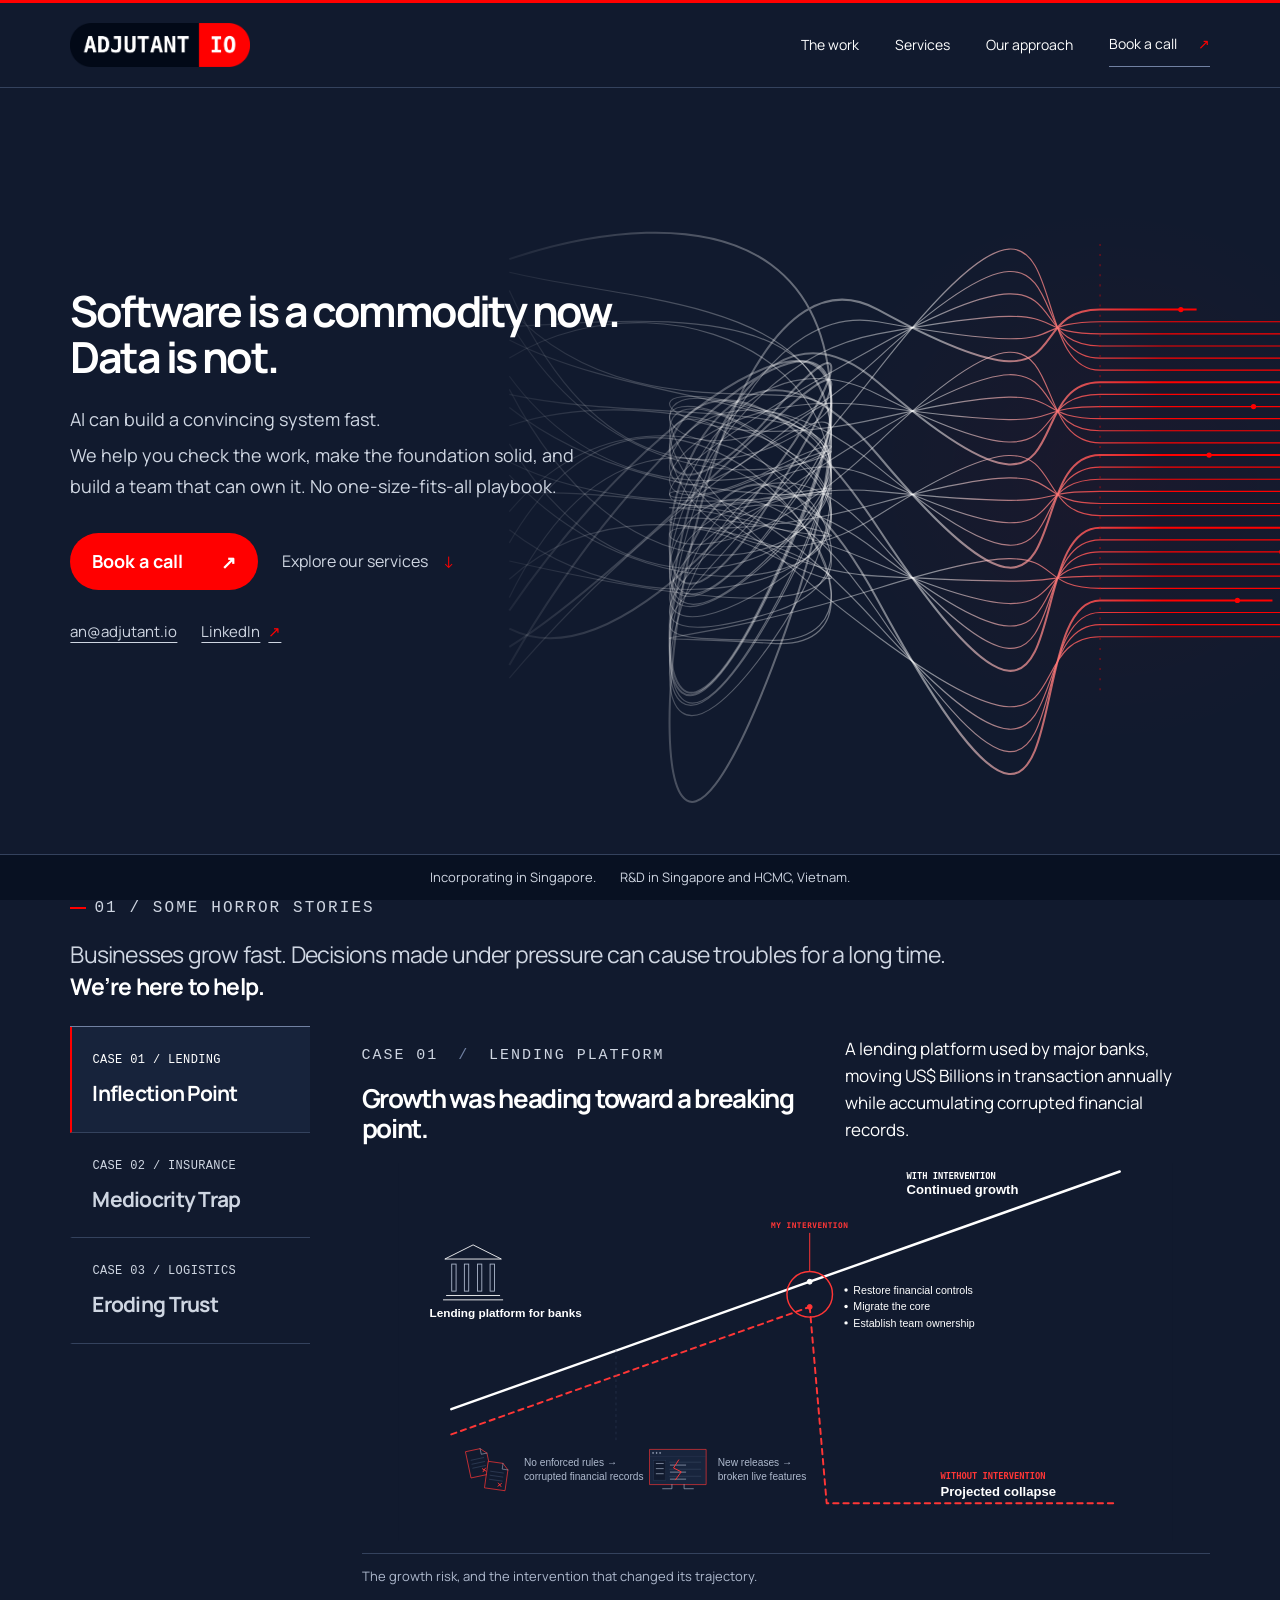
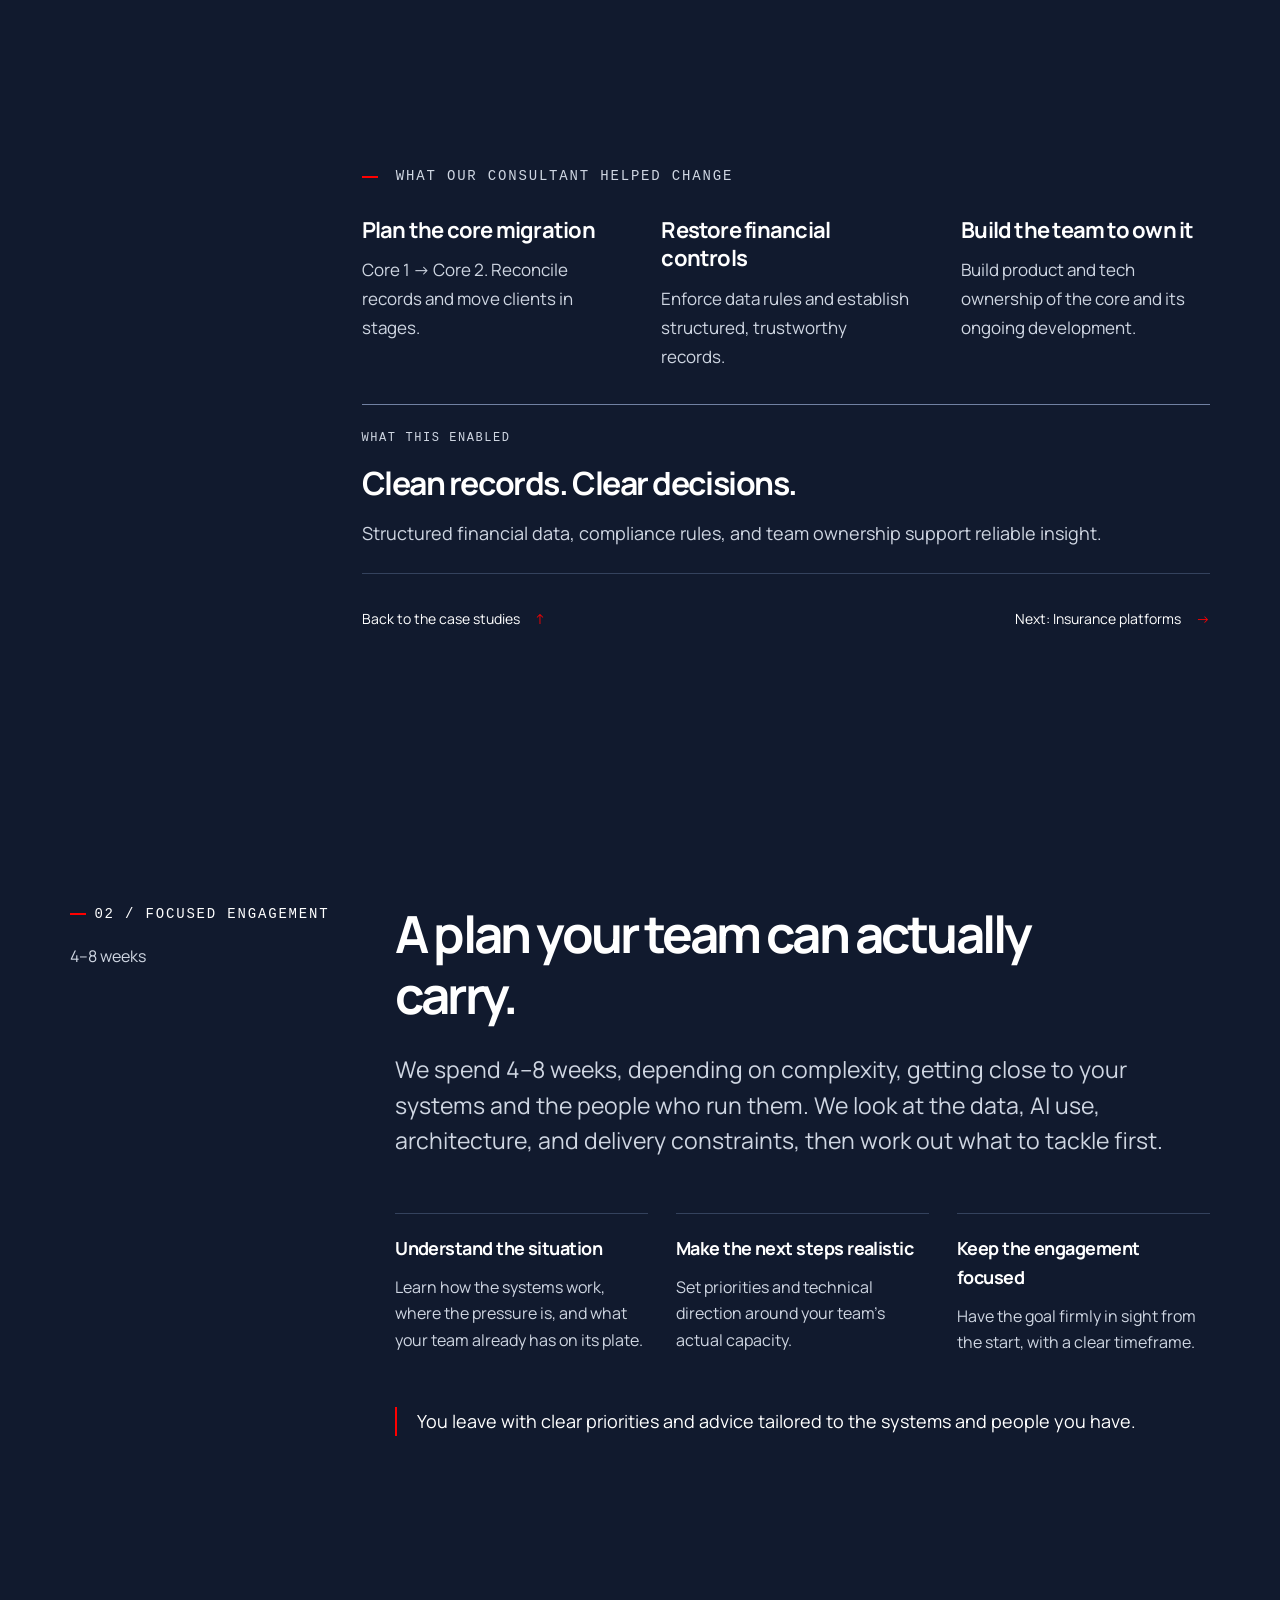
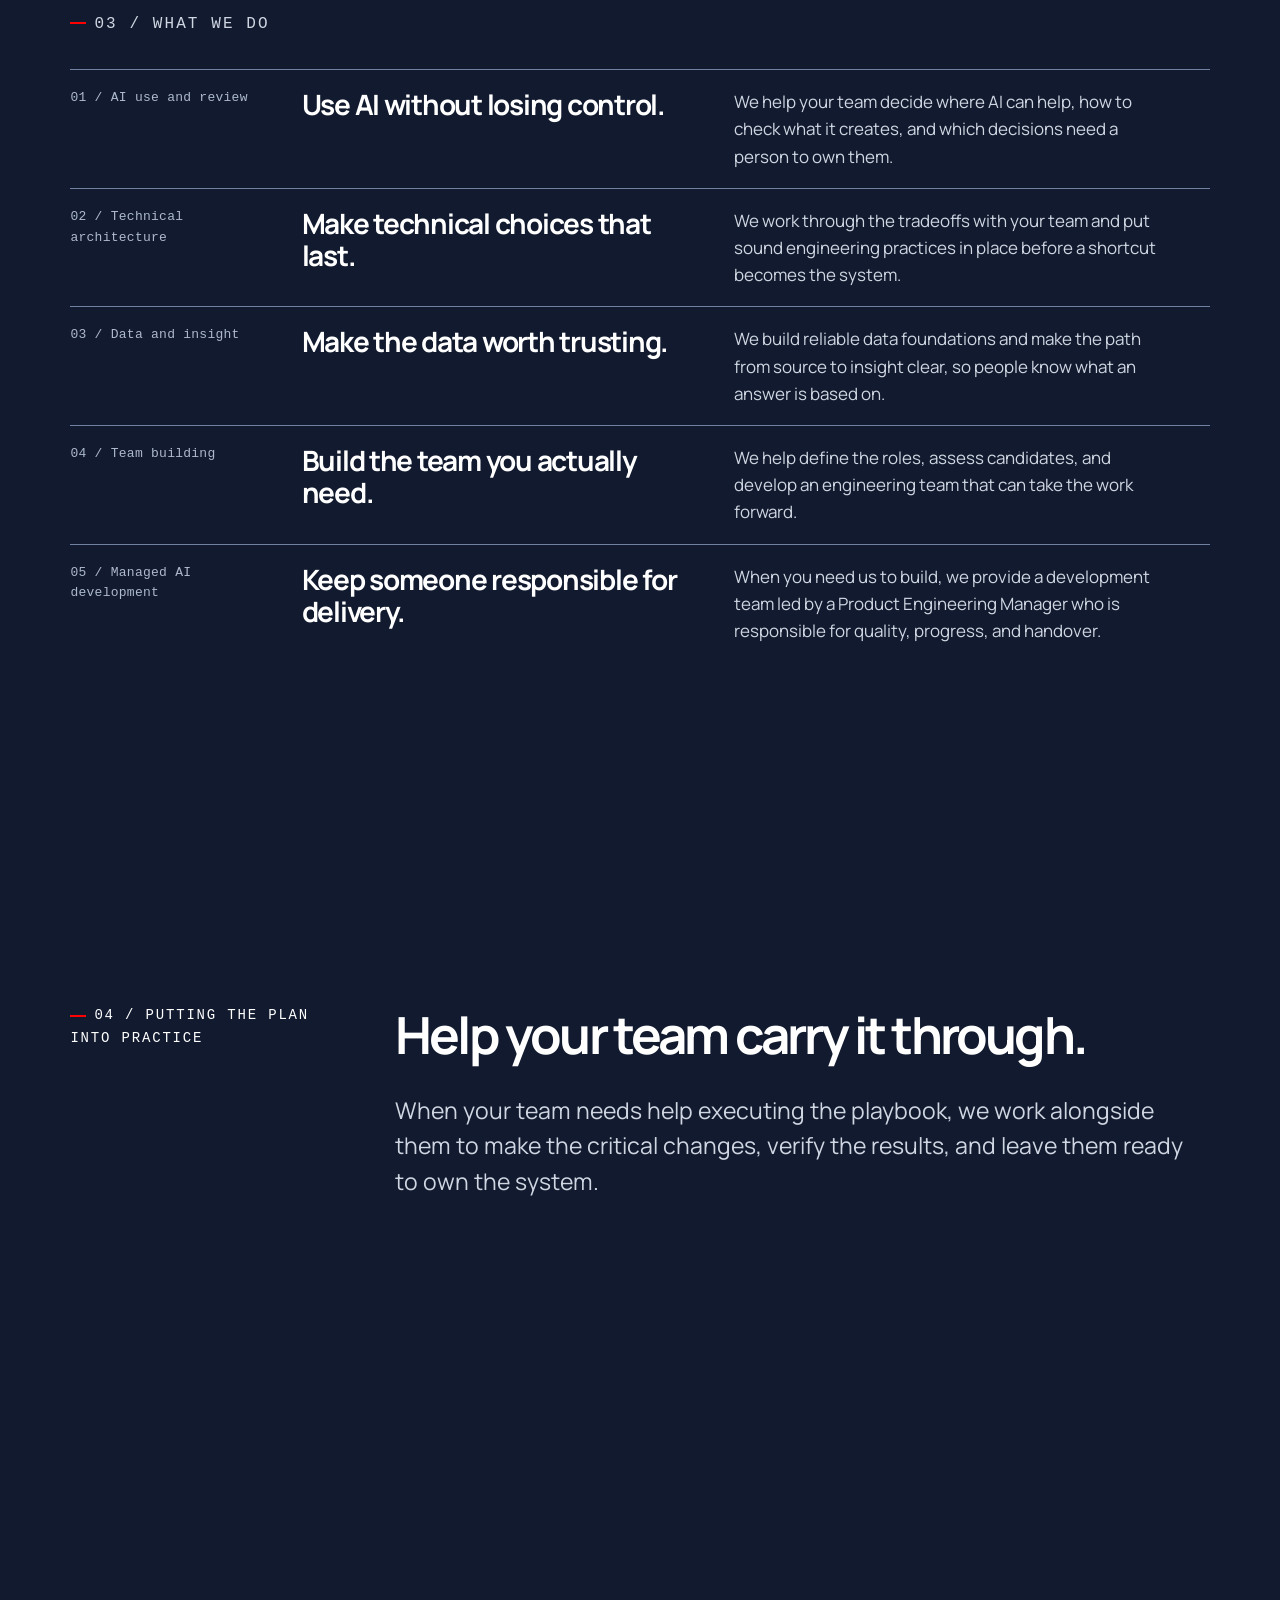
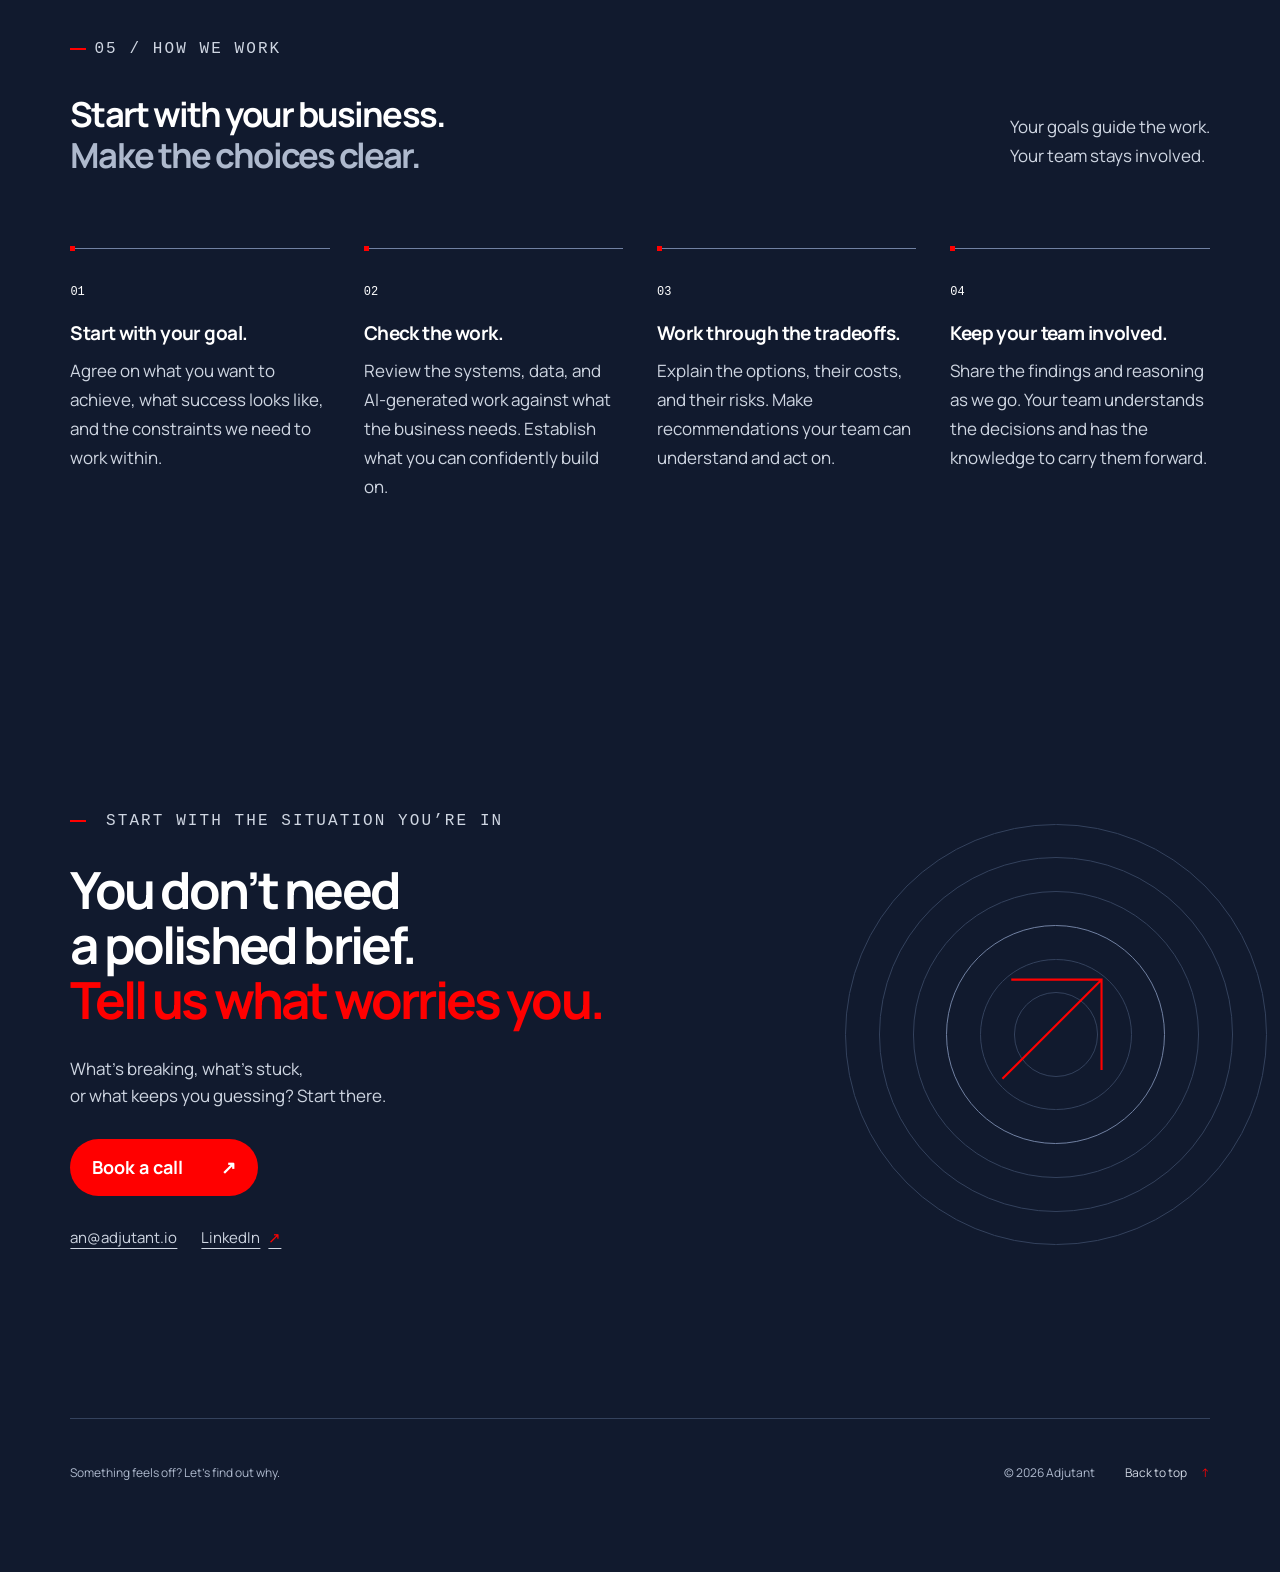
<file: index.html>
<!doctype html>
<html lang="en">
  <head>
    <meta charset="UTF-8" />
    <meta name="viewport" content="width=device-width, initial-scale=1" />
    <meta name="theme-color" content="#1d273f" />
    <title>Adjutant — Software is a commodity now. Data is not.</title>
    <meta
      name="description"
      content="AI can build a convincing system fast. Adjutant helps you check the work, make the foundation solid, and build a team that can own it."
    />
    <link rel="canonical" href="https://adjutant.io/" />
    <meta property="og:type" content="website" />
    <meta property="og:url" content="https://adjutant.io/" />
    <meta property="og:title" content="Adjutant — Software is a commodity now. Data is not." />
    <meta
      property="og:description"
      content="We help you check the work, make the foundation solid, and build a team that can own it."
    />
    <link rel="icon" href="./brand/adjutant-original.png" type="image/png" />
    <link rel="stylesheet" href="./src/styles.css?v=20261117-contact-location" />
    <script defer src="./src/main.js?v=20261117-contact-location"></script>
  </head>
  <body id="top">
    <a class="skip-link" href="#main">Skip to content</a>
    <header class="site-header">
      <a class="header-brand" href="#top" aria-label="Adjutant — back to top">
        <img
          src="./brand/adjutant-original.png"
          width="3362"
          height="810"
          alt="Adjutant IO"
        />
      </a>
      <nav aria-label="Main navigation">
        <a href="#work">The work</a>
        <a href="#services">Services</a>
        <a href="#approach">Our approach</a>
        <a
          class="header-contact"
          href="https://calendly.com/an-adjutant/imlistening"
          target="_blank"
          rel="noopener noreferrer"
          aria-label="Book a call on Calendly (opens in a new tab)"
          >Book a call <span aria-hidden="true">↗</span></a
        >
      </nav>
    </header>
    <div class="reading-progress" aria-hidden="true"></div>
    <main id="main">
      <section class="hero page-section" aria-labelledby="hero-heading">
        <div class="hero-art" aria-hidden="true">
          <svg id="flow-art" viewBox="0 0 900 650" fill="none">
            <defs>
              <linearGradient id="flow-color">
                <stop stop-color="#ffffff" stop-opacity=".06" />
                <stop offset=".48" stop-color="#ffffff" stop-opacity=".5" />
                <stop offset=".74" stop-color="#ff0000" />
                <stop offset="1" stop-color="#ff0000" />
              </linearGradient>
              <radialGradient id="flow-halo">
                <stop stop-color="#ff0000" stop-opacity=".04" />
                <stop offset="1" stop-color="#ff0000" stop-opacity="0" />
              </radialGradient>
            </defs>
            <ellipse cx="625" cy="330" rx="290" ry="270" fill="url(#flow-halo)" />
            <g id="flow-lines"></g>
            <path class="order-axis" d="M620 100v450" />
          </svg>
        </div>
        <div class="hero-content">
          <h1 id="hero-heading">Software is a commodity now.<br />Data is not.</h1>
          <p class="hero-description">
            <span>AI can build a convincing system fast.</span>
            <span>We help you check the work, make the foundation solid, and build a team that can own it. No one-size-fits-all playbook.</span>
          </p>
          <div class="hero-actions">
            <a
              class="button"
              href="https://calendly.com/an-adjutant/imlistening"
              target="_blank"
              rel="noopener noreferrer"
              aria-label="Book a call on Calendly (opens in a new tab)"
              >Book a call <span aria-hidden="true">↗</span></a
            ><a class="text-link" href="#services"
              >Explore our services <span aria-hidden="true">↓</span></a
            >
          </div>
          <div class="contact-links" aria-label="Contact An">
            <a href="mailto:an@adjutant.io">an@adjutant.io</a>
            <a href="https://www.linkedin.com/in/annguyenfoss/" target="_blank" rel="noopener noreferrer"
              aria-label="An on LinkedIn (opens in a new tab)">LinkedIn <span aria-hidden="true">↗</span></a>
          </div>
        </div>
      </section>

      <!-- Selected case studies: start -->
      <section class="work section-shell page-section" id="work" aria-labelledby="work-heading">
        <div class="section-marker">
          <span class="eyebrow"><span class="signal-dash"></span>01 / Some horror stories</span>
        </div>
        <p class="case-introduction" id="work-heading">
          <span>Businesses grow fast. Decisions made under pressure can cause troubles for a long time. <strong>We’re here to help.</strong></span>
        </p>
        <div class="case-browser">
          <nav class="case-tabs" aria-label="Case studies">
            <a class="case-tab" id="case-tab-01" href="#case-01" data-case-open="case-01">
              <span class="eyebrow">Case 01 / Lending</span>
              <span class="case-tab-title">Inflection Point</span>
            </a>
            <a class="case-tab" id="case-tab-02" href="#case-02" data-case-open="case-02">
              <span class="eyebrow">Case 02 / Insurance</span>
              <span class="case-tab-title">Mediocrity Trap</span>
            </a>
            <a class="case-tab" id="case-tab-03" href="#case-03" data-case-open="case-03">
              <span class="eyebrow">Case 03 / Logistics</span>
              <span class="case-tab-title">Eroding Trust</span>
            </a>
          </nav>
          <div class="case-detail-region" aria-live="polite">
            <article class="case-study case-story" id="case-01" data-case-detail aria-labelledby="case-title-01">
              <div class="case-story-scene">
                <div class="case-story-heading">
                  <div class="case-copy">
                    <p class="eyebrow">Case 01 <span>/</span> Lending platform</p>
                    <h3 id="case-title-01" tabindex="-1">Growth was heading toward a breaking point.</h3>
                  </div>
                  <div class="case-story-context">
                    <p>A lending platform used by major banks, moving US$ Billions in transaction annually while accumulating corrupted financial records.</p>
                  </div>
                </div>
                <figure class="case-illustration">
                  <img src="./illustrations/case-01.svg?v=93fde67870f0" width="1600" height="780" alt="A lending platform for banks grows toward an intervention point. Continued growth follows the intervention; a dashed counterfactual trajectory drops toward projected collapse." loading="lazy" decoding="async" />
                  <figcaption>
                    <span>The growth risk, and the intervention that changed its trajectory.</span>
                  </figcaption>
                </figure>
              </div>
              <div class="case-story-result">
                <div class="case-contribution">
                  <p class="eyebrow"><span class="signal-dash"></span> What our consultant helped change</p>
                  <div class="case-contribution-grid">
                      <div>
                        <h4>Plan the core migration</h4>
                        <p>Core 1 → Core 2. Reconcile records and move clients in stages.</p>
                      </div>
                      <div>
                        <h4>Restore financial controls</h4>
                        <p>Enforce data rules and establish structured, trustworthy records.</p>
                      </div>
                      <div>
                        <h4>Build the team to own it</h4>
                        <p>Build product and tech ownership of the core and its ongoing development.</p>
                      </div>
                  </div>
                </div>
                <div class="case-story-outcome">
                  <p class="eyebrow">What this enabled</p>
                  <h4>Clean records. Clear decisions.</h4>
                  <p>Structured financial data, compliance rules, and team ownership support reliable insight.</p>
                </div>
                <nav class="case-story-navigation" aria-label="Case study navigation">
                  <a href="#work">Back to the case studies <span aria-hidden="true">↑</span></a>
                  <a href="#case-02">Next: Insurance platforms <span aria-hidden="true">→</span></a>
                </nav>
              </div>
            </article>

            <article class="case-study case-story" id="case-02" data-case-detail aria-labelledby="case-title-02">
              <div class="case-story-scene">
                <div class="case-story-heading">
                  <div class="case-copy">
                    <p class="eyebrow">Case 02 <span>/</span> Insurance platforms</p>
                    <h3 id="case-title-02" tabindex="-1">Each new sale came with ANOTHER complete rebuild.</h3>
                  </div>
                  <div class="case-story-context">
                    <p>Two enterprise clients already meant two separate platforms.</p>
                    <p>Every new sale brought another costly build and a permanent maintenance obligation.</p>
                  </div>
                </div>
                <figure class="case-illustration">
                  <img src="./illustrations/case-02.svg?v=09400c69bd70" width="1600" height="780" alt="An airship represents the insurance product. Revenue provides lift while three client-specific platform obligations hang beneath it as ballast; the third is a projected next sale." loading="lazy" decoding="async" />
                  <figcaption>
                    <span>New clients should lift the business. Separate rebuilds add lasting weight.</span>
                  </figcaption>
                </figure>
              </div>
              <div class="case-story-result">
                <div class="case-contribution">
                  <p class="eyebrow"><span class="signal-dash"></span> What our consultant helped change</p>
                  <div class="case-contribution-grid">
                      <div>
                        <h4>Rebuild the team</h4>
                        <p>Hire strong engineers and align product with engineering.</p>
                      </div>
                      <div>
                        <h4>Consolidate the product</h4>
                        <p>Build one reusable platform and unify data for future clients.</p>
                      </div>
                      <div>
                        <h4>Keep existing clients live</h4>
                        <p>Preserve two-way compatibility between the shared product and existing platforms.</p>
                      </div>
                  </div>
                </div>
                <div class="case-story-outcome">
                  <p class="eyebrow">What this enabled</p>
                  <h4>Future sales add clients to one reusable product.</h4>
                  <p>A path to scalable onboarding and comparable insight, with existing clients kept operating.</p>
                </div>
                <nav class="case-story-navigation" aria-label="Case study navigation">
                  <a href="#work">Back to the case studies <span aria-hidden="true">↑</span></a>
                  <a href="#case-03">Next: Logistics platform <span aria-hidden="true">→</span></a>
                </nav>
              </div>
            </article>

            <article class="case-study case-story" id="case-03" data-case-detail aria-labelledby="case-title-03">
              <div class="case-story-scene">
                <div class="case-story-heading">
                  <div class="case-copy">
                    <p class="eyebrow">Case 03 <span>/</span> Logistics platform</p>
                    <h3 id="case-title-03" tabindex="-1">Positive cash flow could absorb the cost of outages. Eroded customer trust was harder to repair.</h3>
                  </div>
                  <div class="case-story-context">
                    <p>Revenue doubled each year, but the system crashed roughly every two weeks.</p>
                    <p>Operations absorbed the disruption; reporting relied on manual extracts and Excel.</p>
                  </div>
                </div>
                <figure class="case-illustration">
                  <img src="./illustrations/case-03.svg?v=36b0872bb04b" width="1600" height="880" alt="A crane lifts a red container onto a growing stack. A breaking wave erodes the ground; the bottom-right container falls and the bottom-middle container starts detaching." loading="lazy" decoding="async" />
                  <figcaption>
                    <span>Growth continued above. Recurring outages were eroding the foundations below.</span>
                  </figcaption>
                </figure>
              </div>
              <div class="case-story-result">
                <div class="case-contribution">
                  <p class="eyebrow"><span class="signal-dash"></span> What our consultant helped change</p>
                  <div class="case-contribution-grid">
                      <div>
                        <h4>Plan focused services</h4>
                        <p>Separate driver, customer, admin, fleet, and warehouse responsibilities.</p>
                      </div>
                      <div>
                        <h4>Build the data platform</h4>
                        <p>Data lake → warehouse → real-time analytics, separate from the operational system.</p>
                      </div>
                      <div>
                        <h4>Replace manual reporting</h4>
                        <p>Connect current operational data for accurate, timely business insight.</p>
                      </div>
                  </div>
                </div>
                <div class="case-story-outcome">
                  <p class="eyebrow">What this enabled</p>
                  <h4>More dependable operations. Live business insight.</h4>
                  <p>Contain disruption, improve service, and support informed decisions as the business grows.</p>
                </div>
                <nav class="case-story-navigation" aria-label="Case study navigation">
                  <a href="#work">Back to the case studies <span aria-hidden="true">↑</span></a>
                  <a href="#case-01">Next: Lending platform <span aria-hidden="true">→</span></a>
                </nav>
              </div>
            </article>
          </div>
        </div>
      </section>
      <!-- Selected case studies: end -->

      <div class="services-list section-shell page-section" aria-label="Focused engagement">
        <section class="service-entry" aria-labelledby="assessment-heading">
          <div class="service-index">
            <p class="eyebrow"><span class="signal-dash"></span>02 / Focused engagement</p>
            <p>4–8 weeks</p>
          </div>
          <div class="service-detail">
            <h2 id="assessment-heading">A plan your team can actually carry.</h2>
            <p class="service-summary">
              We spend 4–8 weeks, depending on complexity, getting close to your systems and the
              people who run them. We look at the data, AI use, architecture, and delivery constraints,
              then work out what to tackle first.
            </p>
            <div class="service-points service-points-focused">
              <div>
                <h3>Understand the situation</h3>
                <p>Learn how the systems work, where the pressure is, and what your team already has on its plate.</p>
              </div>
              <div>
                <h3>Make the next steps realistic</h3>
                <p>Set priorities and technical direction around your team’s actual capacity.</p>
              </div>
              <div>
                <h3>Keep the engagement focused</h3>
                <p>Have the goal firmly in sight from the start, with a clear timeframe.</p>
              </div>
            </div>
            <p class="service-endnote">You leave with clear priorities and advice tailored to the systems and people you have.</p>
          </div>
        </section>
      </div>

      <section class="capabilities section-shell page-section" id="services" aria-labelledby="capabilities-heading">
        <div class="section-marker">
          <span class="eyebrow" id="capabilities-heading"><span class="signal-dash"></span>03 / What we do</span>
        </div>
        <div class="capability-list">
          <div class="capability-row">
            <span class="capability-index">01 / AI use and review</span>
            <h3>Use AI without losing control.</h3>
            <p>We help your team decide where AI can help, how to check what it creates, and which decisions need a person to own them.</p>
          </div>
          <div class="capability-row">
            <span class="capability-index">02 / Technical architecture</span>
            <h3>Make technical choices that last.</h3>
            <p>We work through the tradeoffs with your team and put sound engineering practices in place before a shortcut becomes the system.</p>
          </div>
          <div class="capability-row">
            <span class="capability-index">03 / Data and insight</span>
            <h3>Make the data worth trusting.</h3>
            <p>We build reliable data foundations and make the path from source to insight clear, so people know what an answer is based on.</p>
          </div>
          <div class="capability-row">
            <span class="capability-index">04 / Team building</span>
            <h3>Build the team you actually need.</h3>
            <p>We help define the roles, assess candidates, and develop an engineering team that can take the work forward.</p>
          </div>
          <div class="capability-row">
            <span class="capability-index">05 / Managed AI development</span>
            <h3>Keep someone responsible for delivery.</h3>
            <p>When you need us to build, we provide a development team led by a Product Engineering Manager who is responsible for quality, progress, and handover.</p>
          </div>
        </div>
      </section>

      <div class="services-list section-shell page-section" aria-label="Putting the plan into practice">
        <section class="service-entry" aria-labelledby="delivery-heading">
          <div class="service-index">
            <p class="eyebrow"><span class="signal-dash"></span>04 / Putting the plan into practice</p>
          </div>
          <div class="service-detail">
            <h2 id="delivery-heading">Help your team carry it through.</h2>
            <p class="service-summary">
              When your team needs help executing the playbook, we work alongside them to make
              the critical changes, verify the results, and leave them ready to own the system.
            </p>
          </div>
        </section>
      </div>

      <section class="approach section-shell page-section" id="approach" aria-labelledby="approach-heading">
        <div class="section-marker">
          <span class="eyebrow"><span class="signal-dash"></span>05 / How we work</span>
        </div>
        <div class="section-heading">
          <h2 id="approach-heading">
            Start with your business.<br /><span class="muted">Make the choices clear.</span>
          </h2>
          <p>Your goals guide the work.<br />Your team stays involved.</p>
        </div>
        <ol class="process">
          <li>
            <span class="step-number">01</span>
            <h3>Start with your goal.</h3>
            <p>Agree on what you want to achieve, what success looks like, and the constraints we need to work within.</p>
          </li>
          <li>
            <span class="step-number">02</span>
            <h3>Check the work.</h3>
            <p>Review the systems, data, and AI-generated work against what the business needs. Establish what you can confidently build on.</p>
          </li>
          <li>
            <span class="step-number">03</span>
            <h3>Work through the tradeoffs.</h3>
            <p>Explain the options, their costs, and their risks. Make recommendations your team can understand and act on.</p>
          </li>
          <li>
            <span class="step-number">04</span>
            <h3>Keep your team involved.</h3>
            <p>Share the findings and reasoning as we go. Your team understands the decisions and has the knowledge to carry them forward.</p>
          </li>
        </ol>
      </section>

      <section class="contact section-shell page-section" id="contact" aria-labelledby="contact-heading">
        <div class="contact-copy">
          <p class="eyebrow">
            <span class="signal-dash"></span> Start with the situation you’re in
          </p>
          <h2 id="contact-heading">
            You don’t need<br />a polished brief.<br /><span>Tell us what worries you.</span>
          </h2>
          <p>What’s breaking, what’s stuck,<br />or what keeps you guessing? Start there.</p>
          <a
            class="button booking-link"
            href="https://calendly.com/an-adjutant/imlistening"
            target="_blank"
            rel="noopener noreferrer"
            aria-label="Book a call on Calendly (opens in a new tab)"
            >Book a call <span aria-hidden="true">↗</span></a
          >
          <div class="contact-links" aria-label="Contact An">
            <a href="mailto:an@adjutant.io">an@adjutant.io</a>
            <a href="https://www.linkedin.com/in/annguyenfoss/" target="_blank" rel="noopener noreferrer"
              aria-label="An on LinkedIn (opens in a new tab)">LinkedIn <span aria-hidden="true">↗</span></a>
          </div>
        </div>
        <div class="contact-art" aria-hidden="true">
          <span></span><span></span><span></span><span></span><span></span><span></span
          ><svg viewBox="0 0 100 100"><path d="M20 75 76 19M25 19h51v51" /></svg>
        </div>
      </section>
    </main>
    <footer class="site-footer">
      <p>Something feels off? Let’s find out why.</p>
      <span class="copyright">© <span id="year">2026</span> Adjutant</span
      ><a href="#top" class="back-top">Back to top <span aria-hidden="true">↑</span></a>
    </footer>
    <aside class="location-bar" aria-label="Company locations">
      <p>Incorporating in Singapore.</p>
      <p>R&amp;D in Singapore and HCMC, Vietnam.</p>
    </aside>
  </body>
</html>
</file>
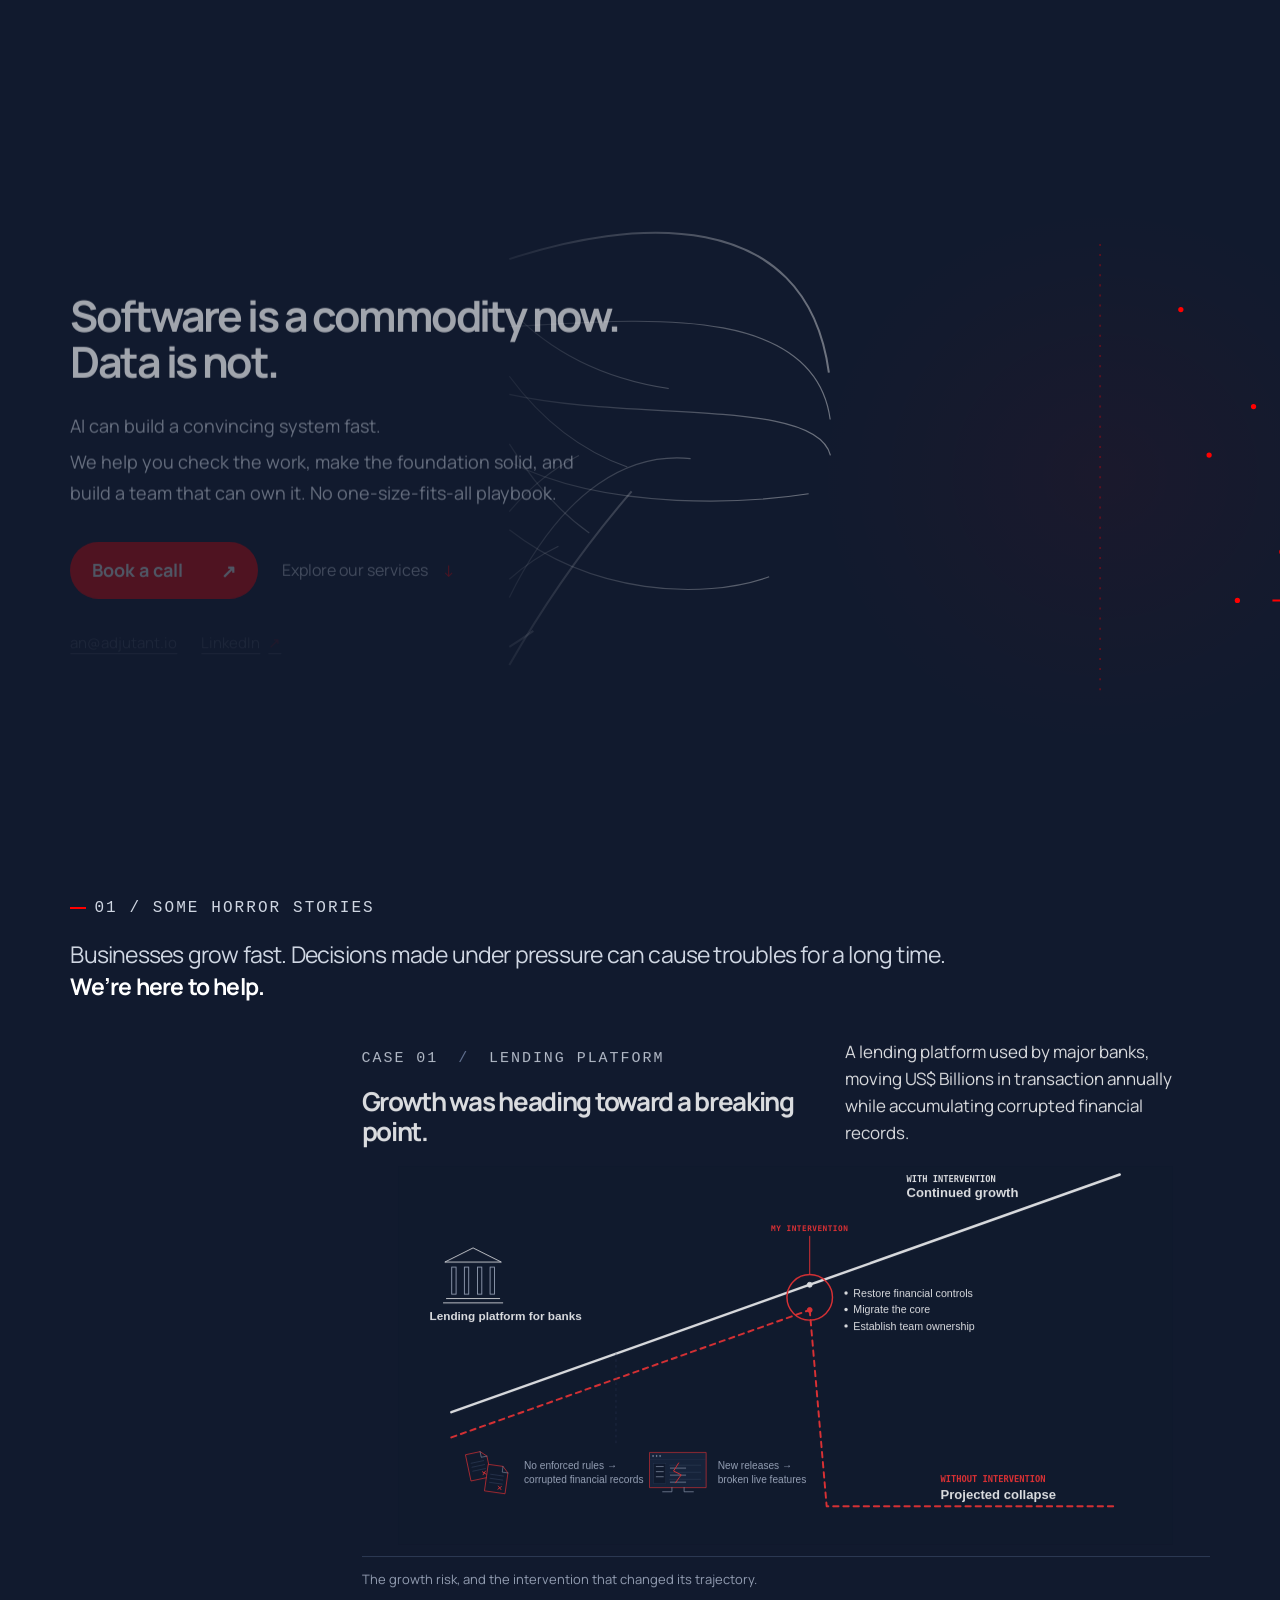
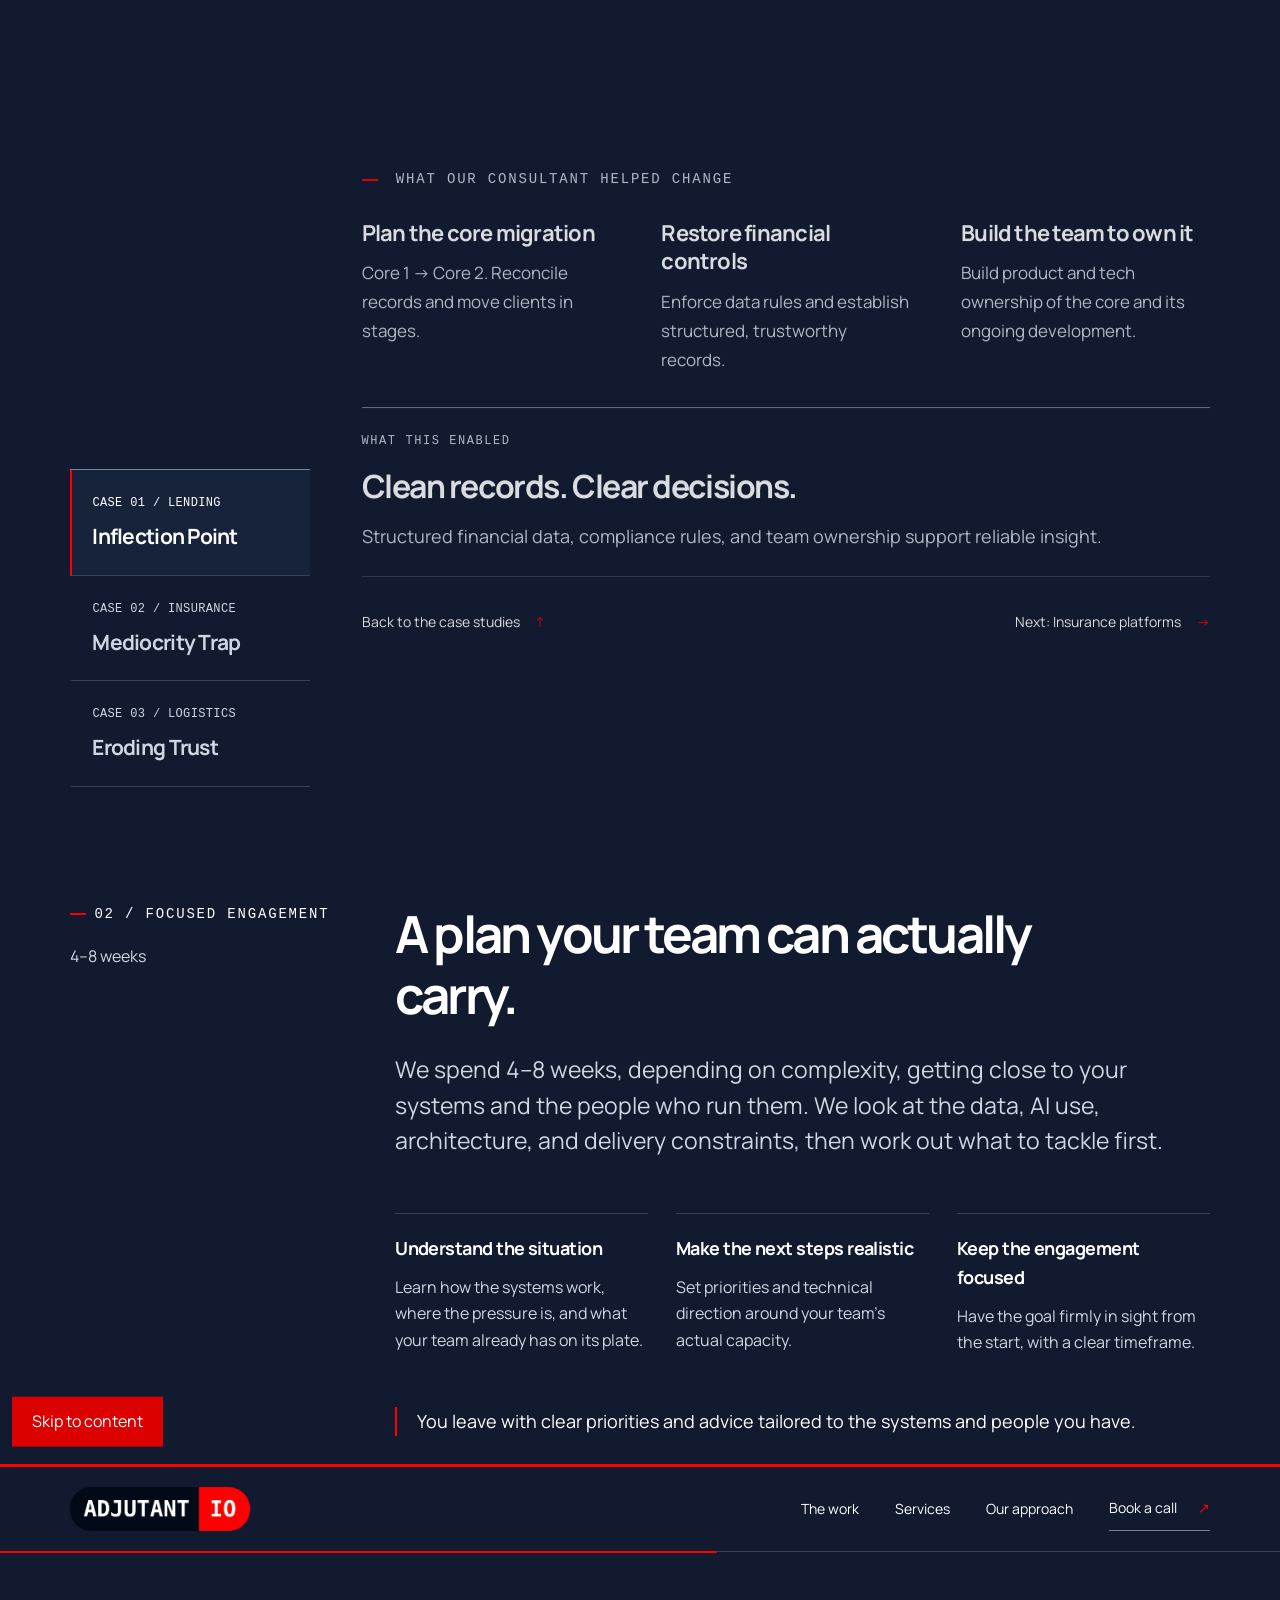
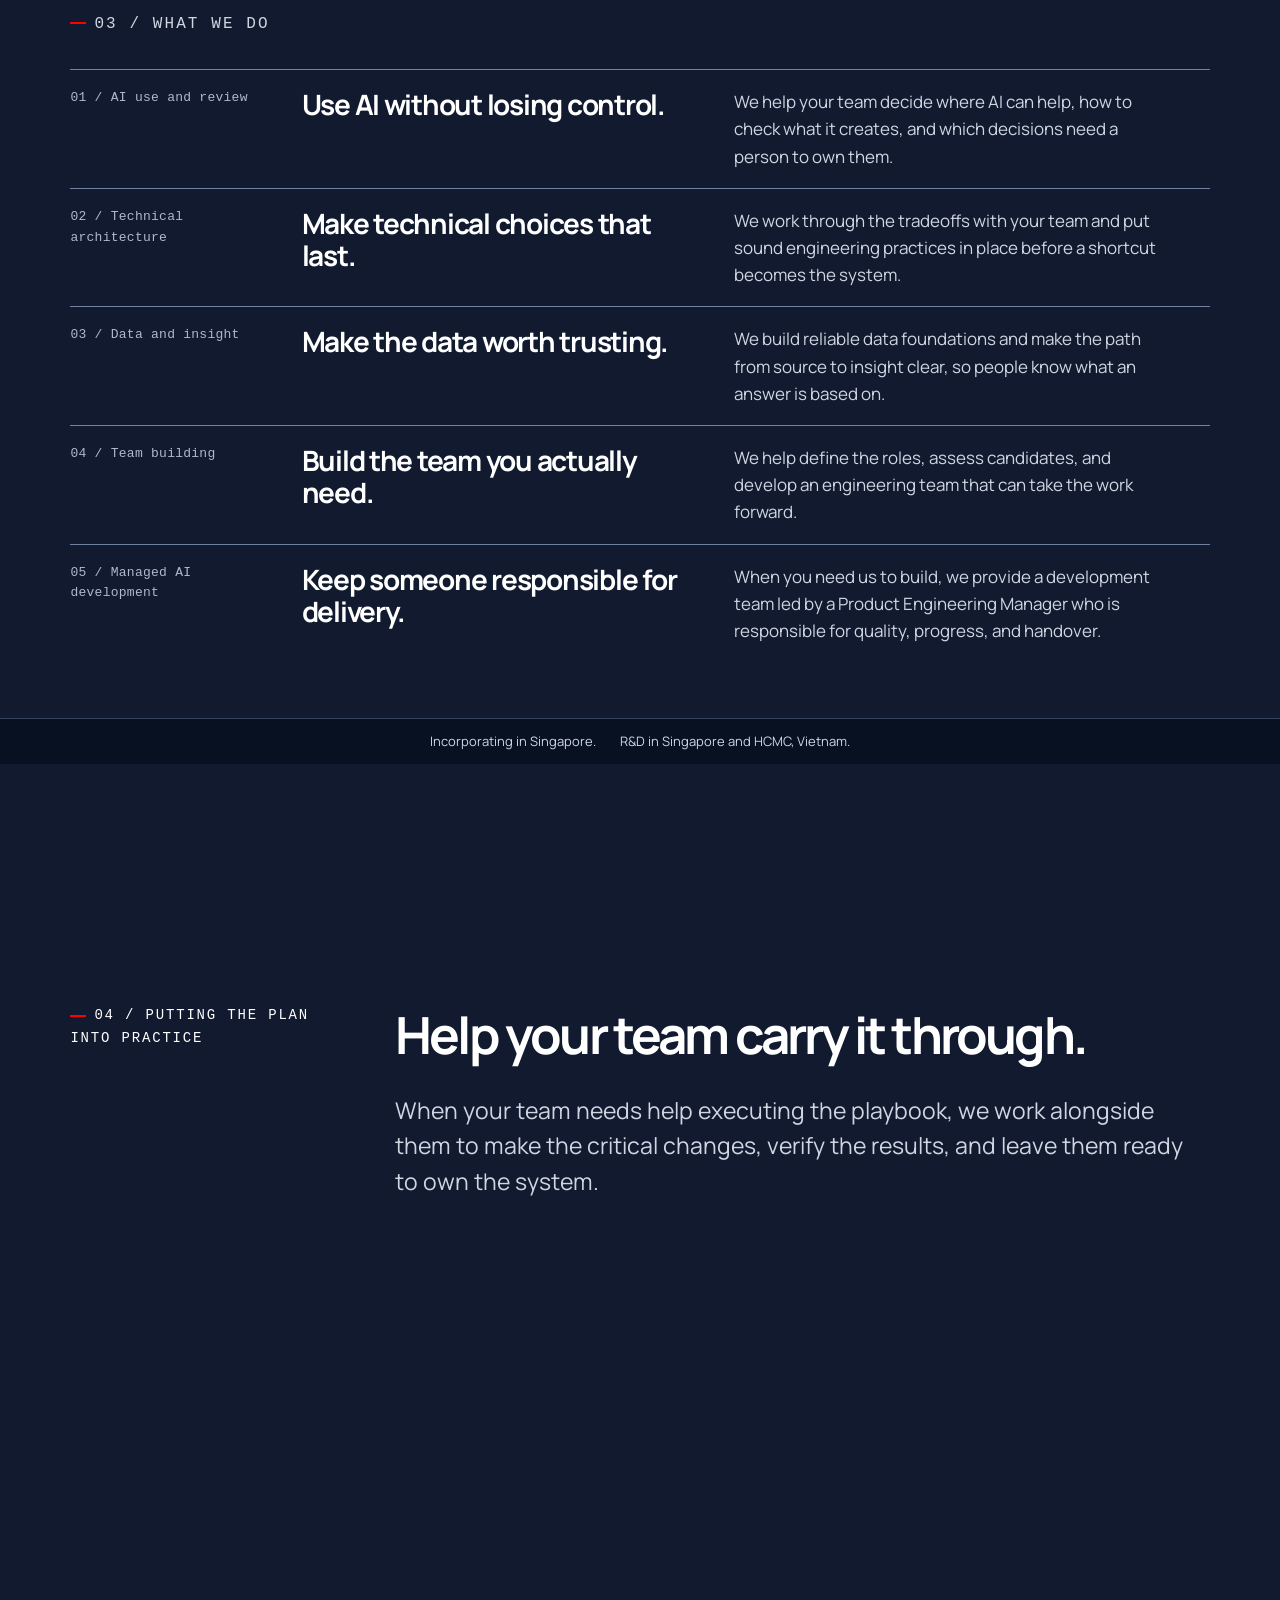
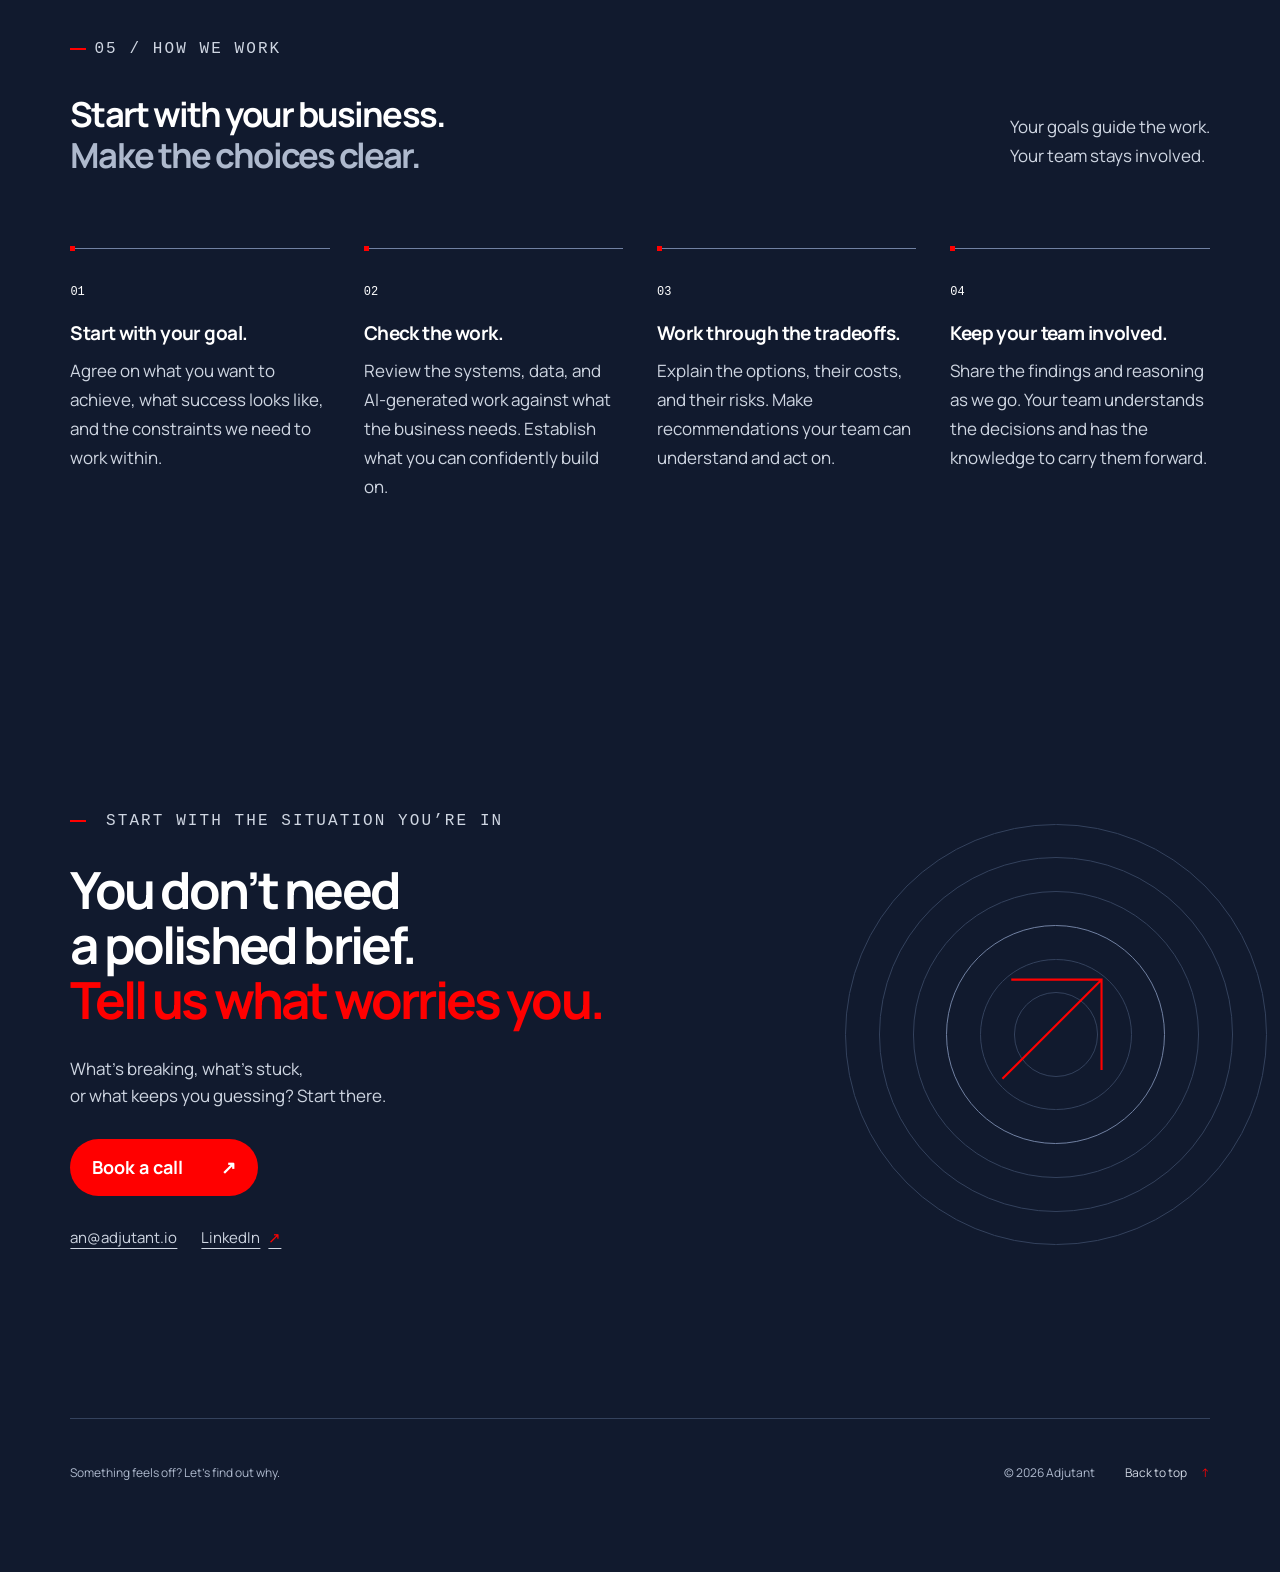
<file: services.html>
<!doctype html>
<html lang="en">
  <head>
    <meta charset="UTF-8" />
    <meta name="viewport" content="width=device-width, initial-scale=1" />
    <meta http-equiv="refresh" content="0; url=./#services" />
    <link rel="canonical" href="https://adjutant.io/" />
    <title>Services — Adjutant</title>
  </head>
  <body>
    <p><a href="./#services">Explore Adjutant’s services</a></p>
  </body>
</html>
</file>
<file: src/styles.css>
@font-face {
  font-family: Manrope;
  font-style: normal;
  font-weight: 400;
  font-display: swap;
  src: url('../fonts/manrope-regular.ttf') format('truetype');
}

@font-face {
  font-family: Manrope;
  font-style: normal;
  font-weight: 700 800;
  font-display: swap;
  src: url('../fonts/manrope-bold.ttf') format('truetype');
}

:root {
  color-scheme: dark;
  --ground: #111a2e;
  --well: #081122;
  --surface: #17233b;
  --raised: #202f4b;
  --ink: #ffffff;
  --ink-secondary: #cfd6e2;
  --ink-muted: #aeb9cd;
  --line: #34425d;
  --line-strong: #7181a2;
  --signal: #ff0000;
  --signal-hover: #dc0000;
  --signal-ink: #ffffff;
  --signal-tint: #301e30;
  --signal-border: #ff0000;
  --focus: #ffffff;
  --font-body: Manrope, Arial, sans-serif;
  --font-mono: 'SFMono-Regular', Consolas, 'Liberation Mono', monospace;
  --page-gutter: clamp(24px, 5.5vw, 96px);
  --content-width: 1320px;
  --ease: cubic-bezier(0.25, 0.46, 0.45, 0.94);
  --site-header-height: 88px;
  --location-bar-height: 80px;
  --page-height: calc(100svh - var(--site-header-height) - var(--location-bar-height));
}

* {
  box-sizing: border-box;
}
html {
  scroll-behavior: smooth;
  scroll-padding-top: var(--site-header-height);
  scroll-padding-bottom: var(--location-bar-height);
}
body {
  margin: 0;
  padding-bottom: var(--location-bar-height);
  background: var(--ground);
  color: var(--ink);
  font-family: var(--font-body);
  font-size: 16px;
  line-height: 1.6;
  -webkit-font-smoothing: antialiased;
}
a {
  color: inherit;
  text-decoration: none;
}
button,
input,
textarea {
  font: inherit;
}
button,
a,
summary {
  -webkit-tap-highlight-color: transparent;
}
::selection {
  background: var(--signal-hover);
  color: var(--signal-ink);
}
:focus-visible {
  outline: 2px solid var(--focus);
  outline-offset: 6px;
}
h1,
h2,
h3,
p,
figure {
  margin: 0;
}
h1,
h2,
h3 {
  font-weight: 700;
}
h2 {
  font-size: clamp(30px, 2.7vw, 40px);
  letter-spacing: -0.055em;
  line-height: 1.18;
}
.muted {
  color: var(--ink-muted);
}
.accent {
  color: var(--ink);
}
.mono,
.eyebrow,
figcaption,
.diagram-note {
  font-family: var(--font-mono);
}
.eyebrow {
  font-size: 12px;
  line-height: 1.6;
  text-transform: uppercase;
  letter-spacing: 0.13em;
  color: var(--ink-secondary);
}
.skip-link {
  position: fixed;
  z-index: 30;
  top: 12px;
  left: 12px;
  padding: 12px 20px;
  transform: translateY(-160%);
  background: var(--signal-hover);
  color: var(--signal-ink);
}
.skip-link:focus {
  transform: translateY(0);
}
.site-header {
  position: sticky;
  top: 0;
  z-index: 10;
  height: 88px;
  display: flex;
  justify-content: space-between;
  align-items: center;
  padding: 0 var(--page-gutter);
  background: var(--ground);
  border-top: 3px solid var(--signal);
  border-bottom: 1px solid var(--line);
}
.header-brand {
  display: block;
  width: 180px;
  flex: none;
  line-height: 0;
}
.header-brand img {
  display: block;
  width: 100%;
  height: auto;
}
.site-header nav {
  display: flex;
  align-items: center;
  gap: 36px;
  font-size: 14px;
}
.site-header nav a {
  padding: 10px 0;
  transition: color 0.2s;
}
.site-header nav a:hover {
  color: var(--ink);
  border-bottom-color: var(--signal);
}
.header-contact {
  border-bottom: 1px solid var(--line-strong);
}
.header-contact span {
  margin-left: 18px;
  color: var(--signal);
}
.reading-progress {
  position: fixed;
  top: 87px;
  height: 2px;
  z-index: 11;
  width: 100%;
  transform-origin: left;
  transform: scaleX(0);
  background: var(--signal);
}
.hero {
  position: relative;
  isolation: isolate;
  min-height: min(780px, calc(100svh - 88px));
  display: flex;
  align-items: center;
  overflow: hidden;
}
.hero-content {
  position: relative;
  z-index: 2;
  margin: 50px 0 50px var(--page-gutter);
  width: 52%;
}
.signal-dash {
  display: inline-block;
  width: 16px;
  height: 2px;
  background: var(--signal);
  vertical-align: middle;
  margin-right: 8px;
}
h1 {
  font-size: clamp(38px, 3.35vw, 52px);
  letter-spacing: -0.06em;
  line-height: 1.07;
}
.hero-description {
  display: grid;
  gap: 6px;
  font-size: 18px;
  line-height: 1.7;
  color: var(--ink-secondary);
  margin-top: 24px;
  max-width: 540px;
}
.hero-description strong {
  color: var(--ink);
  font-weight: 700;
}
.hero-actions {
  display: flex;
  align-items: center;
  flex-wrap: wrap;
  gap: 24px;
  margin-top: 32px;
}
.button {
  display: inline-flex;
  align-items: center;
  justify-content: space-between;
  gap: 38px;
  background: var(--signal);
  color: var(--signal-ink);
  font-size: 18px;
  font-weight: 700;
  padding: 14px 22px;
  min-height: 50px;
  border-radius: 999px;
  transition:
    background 0.2s,
    transform 0.25s var(--ease);
}
.button:hover {
  background: var(--signal-hover);
  transform: translateY(-2px);
}
.button span {
  font-size: 18px;
  line-height: 1;
}
.text-link {
  font-size: 16px;
  padding: 12px 0;
  color: var(--ink-secondary);
  transition: color 0.2s;
}
.text-link:hover {
  color: var(--ink);
}
.text-link span {
  margin-left: 12px;
  color: var(--signal);
}
.hero-art {
  position: absolute;
  width: 71%;
  left: 37%;
  top: 0;
  bottom: 0;
  display: flex;
  align-items: center;
  z-index: -1;
}
.hero-art svg {
  width: 100%;
  height: auto;
  overflow: visible;
}
.flow-path {
  stroke: url('#flow-color');
  stroke-width: 1.15;
}
.flow-path.highlight {
  stroke-width: 2;
}
.order-axis {
  stroke: var(--signal-border);
  stroke-dasharray: 2 8;
  opacity: 0.55;
}
.flow-node {
  fill: var(--signal);
}
.section-shell {
  max-width: calc(var(--content-width) + var(--page-gutter) * 2);
  margin-inline: auto;
  padding-inline: var(--page-gutter);
}
.section-marker {
  margin-bottom: 56px;
}
.section-marker .eyebrow {
  color: var(--ink-secondary);
  white-space: nowrap;
  font-size: 16px;
}
.work {
  padding-top: 105px;
}
.section-heading {
  display: flex;
  justify-content: space-between;
  align-items: flex-end;
  gap: 40px;
  margin-bottom: 56px;
}
.section-heading > p {
  color: var(--ink-secondary);
  font-size: 17px;
  line-height: 1.7;
  padding-bottom: 5px;
}
.case-introduction {
  max-width: 940px;
  margin: -8px 0 54px;
  font-size: clamp(23px, 2vw, 30px);
  line-height: 1.4;
  letter-spacing: -0.035em;
  color: var(--ink-secondary);
}
.case-introduction strong {
  color: var(--ink);
}
.case-introduction > span {
  display: block;
}
.case-introduction > span + span {
  margin-top: 14px;
}
.case-index {
  display: grid;
  grid-template-columns: repeat(3, minmax(0, 1fr));
  background: var(--surface);
  border: 1px solid var(--line);
  margin-bottom: 88px;
}
.case-card {
  min-width: 0;
  min-height: 470px;
  display: flex;
  flex-direction: column;
  padding: 34px;
  transition: background 0.25s var(--ease);
}
.case-browser-ready .case-card {
  cursor: pointer;
}
.case-card + .case-card {
  border-left: 1px solid var(--line);
}
.case-card:hover,
.case-card:focus-within {
  background: var(--raised);
}
.case-card[aria-expanded='true'] {
  background: var(--raised);
  box-shadow: inset 0 -3px var(--signal);
}
.case-card .eyebrow {
  font-size: 14px;
}
.case-card .eyebrow span {
  color: var(--line-strong);
  margin-inline: 7px;
}
.case-card h3 {
  min-height: 3.5em;
  margin: 34px 0 22px;
  font-size: clamp(25px, 1.8vw, 30px);
  line-height: 1.16;
  letter-spacing: -0.05em;
}
.case-card > p:not(.eyebrow) {
  max-width: 360px;
  color: var(--ink-secondary);
  font-size: 17px;
  line-height: 1.7;
}
.case-trigger {
  display: none;
  align-items: center;
  justify-content: space-between;
  gap: 24px;
  color: var(--ink);
  font-size: 16px;
}
.case-browser-ready .case-trigger {
  display: inline-flex;
  width: 100%;
  min-height: 52px;
  margin-top: auto;
  padding-top: 20px;
  border-top: 1px solid var(--line-strong);
}
.case-trigger > span:last-child {
  color: var(--signal);
  transition: transform 0.2s var(--ease);
}
.case-card:hover .case-trigger > span:last-child {
  transform: translateY(3px);
}
.case-card[aria-expanded='true'] .case-trigger > span:last-child {
  transform: rotate(180deg);
}
.case-detail-region {
  min-width: 0;
}
.case-browser-ready .case-detail-region {
  display: none;
}
.case-browser-ready .work.case-is-open .case-detail-region {
  display: block;
}
.case-browser-ready .work.case-is-open .case-index {
  margin-bottom: 0;
}
.case-study {
  display: grid;
  grid-template-columns: 0.95fr 1.1fr;
  gap: 9%;
  border-top: 1px solid var(--line);
  padding: 62px 0 70px;
  align-items: center;
}
.case-study[hidden] {
  display: none;
}
.case-copy .eyebrow {
  font-size: 15px;
}
.case-copy .eyebrow span {
  color: var(--line-strong);
  margin: 0 9px;
}
.case-copy h3 {
  font-size: clamp(28px, 2.25vw, 34px);
  letter-spacing: -0.05em;
  line-height: 1.15;
  margin: 20px 0;
}
.case-copy > p:not(.eyebrow) {
  font-size: 17px;
  color: var(--ink-secondary);
  line-height: 1.78;
  max-width: 480px;
}
.outcome {
  display: flex;
  gap: 16px;
  margin-top: 26px;
}
.case-copy > p.case-stakes {
  margin-top: 20px;
  padding-left: 16px;
  border-left: 2px solid var(--signal);
  color: var(--ink);
}
.outage-label {
  margin-top: 12px;
  color: var(--ink);
  font-family: var(--font-mono);
  font-size: 12px;
  text-align: center;
}
.outcome-mark {
  color: var(--signal);
  font-size: 28px;
  line-height: 1.1;
}
.outcome p {
  font-size: 16px;
  line-height: 1.75;
}
.outcome strong {
  font-weight: 700;
  color: var(--ink);
}
details {
  margin-top: 28px;
  max-width: 390px;
}
summary {
  display: flex;
  justify-content: space-between;
  gap: 30px;
  align-items: center;
  width: fit-content;
  list-style: none;
  cursor: pointer;
  font-size: 15px;
  color: var(--ink-secondary);
  min-height: 44px;
  border-bottom: 1px solid var(--line-strong);
}
summary::-webkit-details-marker {
  display: none;
}
summary:hover {
  color: var(--ink);
  border-bottom-color: var(--signal);
}
summary span {
  font-size: 18px;
  transition: transform 0.25s;
}
details[open] summary span {
  transform: rotate(45deg);
}
.field-notes {
  padding-top: 17px;
  font-size: 17px;
  color: var(--ink-secondary);
  line-height: 1.75;
}
.case-copy .field-notes {
  max-width: 420px;
  margin-top: 26px;
  padding-top: 22px;
  border-top: 1px solid var(--line);
}
.field-notes h4 {
  margin: 0 0 15px;
  color: var(--ink);
  font: 14px var(--font-mono);
  letter-spacing: 0.12em;
  text-transform: uppercase;
}
.field-notes p + p {
  margin-top: 12px;
}
.case-visual {
  min-width: 0;
  padding: 28px;
  background: var(--surface);
  border: 1px solid var(--line);
  border-radius: 3px;
}
.case-facts {
  display: grid;
  grid-template-columns: repeat(3, minmax(0, 1fr));
  margin: 0 0 28px;
  padding: 0 0 24px;
  border-bottom: 1px solid var(--line);
}
.case-facts div {
  min-width: 0;
  padding: 0 14px;
}
.case-facts div:first-child {
  padding-left: 0;
}
.case-facts div + div {
  border-left: 1px solid var(--line);
}
.case-facts dt {
  color: var(--ink-muted);
  font: 10px var(--font-mono);
  letter-spacing: 0.05em;
  text-transform: uppercase;
}
.case-facts dd {
  margin: 8px 0 0;
  color: var(--ink);
  font-size: 14px;
  font-weight: 700;
}
figcaption {
  display: flex;
  justify-content: space-between;
  align-items: center;
  gap: 12px;
  color: var(--ink-secondary);
  font-size: 11px;
  letter-spacing: 0.05em;
}
.diagram-note {
  color: var(--ink-muted);
  font-size: 11px;
  margin-top: 28px;
}
.record-flow {
  display: flex;
  align-items: center;
  min-height: 245px;
  gap: 0;
}
.raw-records {
  width: 46%;
  display: flex;
  flex-direction: column;
  gap: 12px;
}
.raw-records code {
  color: var(--ink-secondary);
  font-size: 11px;
  font-family: var(--font-mono);
  border-left: 2px solid var(--line-strong);
  padding: 8px 0 8px 12px;
  background: var(--well);
  white-space: nowrap;
}
.raw-records code:nth-child(2) {
  transform: translateX(-8px);
}
.raw-records code:nth-child(3) {
  transform: translateX(7px);
}
.raw-records code span {
  color: var(--ink-muted);
}
.record-bridge {
  width: 13%;
  display: flex;
  align-items: center;
  color: var(--signal);
}
.record-bridge span {
  height: 1px;
  background: var(--signal-border);
  flex: 1;
}
.record-bridge b {
  font-size: 18px;
  font-weight: 400;
}
.clean-record {
  flex: 1;
  border: 1px solid var(--signal-border);
  background: var(--signal-tint);
  padding: 18px 13px 0;
}
.record-label {
  color: var(--ink);
  font: 11px var(--font-mono);
  letter-spacing: 0.08em;
}
.clean-record > div:not(.record-check) {
  display: flex;
  justify-content: space-between;
  font-size: 11px;
  margin: 16px 0;
  gap: 5px;
}
.clean-record b {
  font-weight: 400;
}
.clean-record > div > span {
  color: var(--ink-secondary);
}
.record-check {
  margin: 0 -13px;
  padding: 11px 8px;
  border-top: 1px solid var(--signal-border);
  color: var(--ink);
  font-size: 10px;
  white-space: nowrap;
}
.record-check span {
  margin-right: 5px;
}
.platform-before {
  display: flex;
  gap: 14px;
  margin-top: 30px;
}
.platform-before > div {
  flex: 1;
  text-align: center;
  font-size: 13px;
}
.platform-before i {
  display: block;
  font: 11px var(--font-mono);
  border: 1px dashed var(--line-strong);
  padding: 13px 4px;
  margin-top: 10px;
  color: var(--ink-muted);
  background: var(--well);
}
.platform-divider {
  display: flex;
  align-items: center;
  gap: 14px;
  width: 65%;
  margin: 22px auto;
  color: var(--signal);
}
.platform-divider span {
  height: 1px;
  flex: 1;
  background: var(--line);
}
.platform-divider b {
  font-weight: 400;
}
.workflow-row {
  display: flex;
  gap: 14px;
}
.workflow-row span {
  flex: 1;
  text-align: center;
  padding: 8px 3px;
  background: var(--raised);
  border: 1px solid var(--line-strong);
  font-size: 11px;
}
.connector-trunk {
  width: 71%;
  height: 23px;
  margin: 0 auto;
  border-left: 1px solid var(--signal-border);
  border-right: 1px solid var(--signal-border);
  border-bottom: 1px solid var(--signal-border);
  position: relative;
}
.connector-trunk::after {
  content: '';
  position: absolute;
  left: 50%;
  height: 35px;
  width: 1px;
  background: var(--signal-border);
  top: 0;
}
.shared-core {
  position: relative;
  display: flex;
  justify-content: center;
  align-items: center;
  gap: 16px;
  background: var(--signal-tint);
  border: 1px solid var(--signal-border);
  margin: 12px 24px 0;
  padding: 15px 8px;
}
.core-symbol {
  color: var(--signal);
  font-size: 28px;
}
.shared-core strong {
  display: block;
  color: var(--ink);
  font-size: 13px;
}
.shared-core div > span {
  font-size: 11px;
  color: var(--ink-secondary);
}
.bottleneck {
  margin: 25px 0 28px;
}
.load-sources {
  display: flex;
  justify-content: space-around;
  font-size: 12px;
  color: var(--ink-secondary);
}
.load-lines {
  border: 1px solid var(--line-strong);
  border-top: 0;
  height: 17px;
  width: 70%;
  margin: 8px auto 16px;
  position: relative;
}
.load-lines::after {
  content: '';
  position: absolute;
  height: 30px;
  left: 50%;
  top: -5px;
  border-left: 1px solid var(--line-strong);
}
.database-node {
  background: var(--well);
  border: 1px dashed var(--line-strong);
  padding: 12px;
  text-align: center;
  font-size: 12px;
  margin: 0 45px;
}
.database-node span {
  margin-right: 8px;
  color: var(--ink-muted);
}
.separated-loads {
  display: grid;
  grid-template-columns: 1fr 30px 1fr;
  align-items: center;
  border-top: 1px solid var(--line);
  padding-top: 24px;
}
.lane-label {
  display: block;
  font: 11px var(--font-mono);
  text-align: center;
  margin-bottom: 12px;
}
.lane-node {
  background: var(--raised);
  border: 1px solid var(--line-strong);
  padding: 11px 5px;
  text-align: center;
  font-size: 11px;
}
.lane-accent {
  border-color: var(--signal-border);
  background: var(--signal-tint);
  color: var(--ink);
}
.lane-rule {
  text-align: center;
  font-size: 13px;
  height: 24px;
}
.data-feed {
  color: var(--signal);
  text-align: center;
  margin-top: 26px;
}
.approach {
  padding-top: 85px;
  padding-bottom: 95px;
}
.process {
  display: grid;
  grid-template-columns: repeat(4, 1fr);
  gap: 34px;
  list-style: none;
  padding: 0;
  margin: 64px 0 0;
}
.process li {
  position: relative;
  min-width: 0;
  padding-top: 28px;
  border-top: 1px solid var(--line-strong);
}
.process li::before {
  content: '';
  width: 5px;
  height: 5px;
  background: var(--signal);
  position: absolute;
  top: -3px;
  left: 0;
}
.step-number {
  font: 12px var(--font-mono);
  color: var(--ink);
}
.process h3 {
  max-width: 250px;
  font-size: 19px;
  line-height: 1.3;
  letter-spacing: -0.03em;
  margin: 18px 0 12px;
}
.process p {
  font-size: 17px;
  line-height: 1.7;
  color: var(--ink-secondary);
  max-width: 270px;
}
.contact {
  position: relative;
  display: flex;
  align-items: center;
  justify-content: space-between;
  padding-top: 30px;
  padding-bottom: 100px;
  overflow: hidden;
}
.contact-copy {
  z-index: 1;
}
.contact .eyebrow {
  font-size: 16px;
}
.contact h2 {
  font-size: clamp(36px, 4vw, 60px);
  line-height: 1.08;
  margin: 27px 0;
}
.contact h2 > span {
  color: var(--signal);
}
.contact-copy > p:not(.eyebrow) {
  color: var(--ink-secondary);
  font-size: 17px;
  margin-bottom: 30px;
}
.contact-art {
  width: 37%;
  aspect-ratio: 1;
  position: relative;
  margin-right: -5%;
}
.contact-links {
  display: flex;
  flex-wrap: wrap;
  gap: 8px 24px;
  margin-top: 20px;
  color: var(--ink-secondary);
  font-size: 15px;
}
.contact-links a {
  display: inline-flex;
  align-items: center;
  gap: 8px;
  min-height: 44px;
  text-decoration: underline;
  text-underline-offset: 5px;
}
.contact-links a:hover {
  color: var(--ink);
}
.contact-links span {
  color: var(--signal);
}
.location-bar {
  position: fixed;
  inset: auto 0 0;
  z-index: 12;
  display: flex;
  flex-wrap: wrap;
  justify-content: center;
  gap: 4px 24px;
  padding: 12px var(--page-gutter) calc(12px + env(safe-area-inset-bottom, 0px));
  border-top: 1px solid var(--line);
  background: var(--well);
  color: var(--ink-secondary);
  font-size: 13px;
  text-align: center;
}
.contact-art span {
  display: block;
  position: absolute;
  inset: 0;
  border: 1px solid var(--line);
  border-radius: 50%;
}
.contact-art span:nth-child(2) {
  inset: 8%;
}
.contact-art span:nth-child(3) {
  inset: 16%;
}
.contact-art span:nth-child(4) {
  inset: 24%;
  border-color: var(--line-strong);
}
.contact-art span:nth-child(5) {
  inset: 32%;
}
.contact-art span:nth-child(6) {
  inset: 40%;
}
.contact-art svg {
  position: absolute;
  width: 42%;
  left: 29%;
  top: 29%;
  fill: none;
  stroke: var(--signal);
  stroke-width: 1.2;
}
.booking-details {
  max-width: 420px;
  font-size: 12px;
  color: var(--ink-secondary);
  margin-top: 16px;
}
.booking-details a {
  text-decoration: underline;
  text-underline-offset: 4px;
}
.site-footer {
  border-top: 1px solid var(--line);
  margin: 0 var(--page-gutter);
  padding: 32px 0;
  display: flex;
  align-items: center;
  gap: 30px;
}
.site-footer p {
  font-size: 12px;
  color: var(--ink-muted);
  white-space: nowrap;
}
.copyright {
  font-size: 12px;
  color: var(--ink-muted);
  margin-left: auto;
}
.back-top {
  font-size: 12px;
  color: var(--ink-secondary);
  padding: 12px 0;
}
.back-top span {
  margin-left: 12px;
  color: var(--signal);
}

/* Services and engagements */
.site-header nav a[aria-current='page'] {
  color: var(--ink);
  border-bottom: 1px solid var(--signal);
}
.services-hero {
  min-height: min(650px, calc(100svh - 88px));
  display: grid;
  grid-template-columns: minmax(0, 1.05fr) minmax(350px, 0.95fr);
  align-items: center;
  gap: clamp(40px, 6vw, 110px);
  padding: 80px var(--page-gutter) 95px;
  overflow: hidden;
}
.services-hero-content {
  max-width: 660px;
  margin-left: max(0px, calc((100vw - var(--content-width) - var(--page-gutter) * 2) / 2));
}
.services-hero .eyebrow {
  font-size: 15px;
}
.services-hero h1 {
  max-width: 660px;
  font-size: clamp(48px, 5.1vw, 78px);
  margin: 28px 0 24px;
}
.services-lead {
  max-width: 560px;
  color: var(--ink-secondary);
  font-size: clamp(18px, 1.5vw, 22px);
  line-height: 1.65;
}
.services-hero .text-link {
  display: inline-flex;
  margin-top: 28px;
}
.services-hero-visual {
  width: 100%;
  max-width: 530px;
  margin-left: auto;
  padding: 50px 0;
}
.service-route {
  position: relative;
  display: grid;
  gap: 110px;
  padding-left: 58px;
}
.service-route::before {
  content: '';
  position: absolute;
  left: 20px;
  top: 19px;
  bottom: 19px;
  width: 1px;
  background: linear-gradient(var(--line-strong), var(--signal));
}
.route-stop {
  position: relative;
  display: grid;
  gap: 10px;
  padding: 24px 0;
  border-top: 1px solid var(--line-strong);
  color: var(--ink-secondary);
  font-size: clamp(20px, 2vw, 28px);
  line-height: 1.3;
  letter-spacing: -0.04em;
}
.route-stop::before {
  content: '';
  position: absolute;
  left: -44px;
  top: 12px;
  width: 13px;
  height: 13px;
  border-radius: 50%;
  border: 2px solid var(--signal);
  background: var(--ground);
}
.route-stop:last-child {
  color: var(--ink);
}
.route-number {
  color: var(--ink-muted);
  font: 14px var(--font-mono);
  letter-spacing: 0.1em;
}
.capabilities {
  padding-top: clamp(78px, 8vw, 120px);
  padding-bottom: 38px;
}
.capabilities h2 {
  max-width: 880px;
  margin-bottom: 56px;
  font-size: clamp(38px, 4vw, 60px);
}
.capability-row {
  display: grid;
  grid-template-columns: minmax(180px, 0.28fr) minmax(260px, 0.8fr) minmax(260px, 1fr);
  gap: clamp(28px, 4vw, 72px);
  align-items: start;
  padding: 30px 0 36px;
  border-top: 1px solid var(--line-strong);
}
.capability-index {
  color: var(--ink-muted);
  font: 13px var(--font-mono);
  line-height: 1.6;
  letter-spacing: 0.02em;
}
.capability-row h3 {
  font-size: clamp(25px, 2.4vw, 35px);
  line-height: 1.15;
  letter-spacing: -0.045em;
}
.capability-row p {
  max-width: 440px;
  color: var(--ink-secondary);
  font-size: 17px;
  line-height: 1.6;
}
.services-list {
  scroll-margin-top: 0;
}
.service-entry {
  display: grid;
  grid-template-columns: minmax(190px, 0.32fr) minmax(0, 1fr);
  gap: clamp(40px, 5vw, 96px);
  padding: clamp(72px, 7vw, 110px) 0;
  border-top: 1px solid var(--line-strong);
}
.service-index .eyebrow {
  color: var(--ink);
  font-size: 14px;
}
.service-index > p + p {
  margin-top: 18px;
  color: var(--ink-secondary);
  font-size: 16px;
}
.service-detail h2 {
  max-width: 720px;
  font-size: clamp(36px, 4vw, 60px);
}
.service-summary {
  max-width: 790px;
  margin-top: 28px;
  color: var(--ink-secondary);
  font-size: clamp(19px, 1.8vw, 25px);
  line-height: 1.55;
}
.service-points {
  display: grid;
  grid-template-columns: repeat(2, minmax(0, 1fr));
  gap: 40px;
  margin-top: 54px;
}
.service-points-focused {
  grid-template-columns: repeat(3, minmax(0, 1fr));
  gap: 28px;
}
.service-points > div {
  padding-top: 20px;
  border-top: 1px solid var(--line);
}
.service-points h3 {
  font-size: 18px;
  letter-spacing: -0.03em;
}
.service-points p {
  max-width: 360px;
  margin-top: 11px;
  color: var(--ink-secondary);
  font-size: 16px;
  line-height: 1.65;
}
.service-endnote {
  max-width: 790px;
  margin-top: 52px;
  padding-left: 20px;
  border-left: 2px solid var(--signal);
  font-size: 18px;
  line-height: 1.6;
}
.services-contact {
  display: flex;
  justify-content: space-between;
  align-items: end;
  gap: 48px;
  padding-top: 94px;
  padding-bottom: 130px;
  border-top: 1px solid var(--line-strong);
}
.services-contact .eyebrow {
  font-size: 14px;
}
.services-contact h2 {
  max-width: 700px;
  margin-top: 24px;
  font-size: clamp(38px, 4vw, 60px);
}
.services-contact p:not(.eyebrow) {
  margin-top: 18px;
  color: var(--ink-secondary);
  font-size: 18px;
}
.services-contact .button {
  flex: none;
}

@media (prefers-reduced-motion: no-preference) {
  .services-hero-content > * {
    animation: arrive 0.75s var(--ease) both;
  }
  .services-hero-content > :nth-child(2) {
    animation-delay: 0.08s;
  }
  .services-hero-content > :nth-child(3) {
    animation-delay: 0.16s;
  }
  .services-hero-content > :nth-child(4) {
    animation-delay: 0.24s;
  }
  .route-stop {
    animation: arrive 0.75s var(--ease) both;
  }
  .route-stop:last-child {
    animation-delay: 0.18s;
  }
  .hero-content > * {
    animation: arrive 0.75s var(--ease) both;
  }
  .hero-content > :nth-child(2) {
    animation-delay: 0.08s;
  }
  .hero-content > :nth-child(3) {
    animation-delay: 0.16s;
  }
  .hero-content > :nth-child(4) {
    animation-delay: 0.24s;
  }
  .hero-content > :nth-child(5) {
    animation-delay: 0.32s;
  }
  .flow-path {
    stroke-dasharray: 1800;
    stroke-dashoffset: 1800;
    animation: trace 2s var(--ease) forwards;
    animation-delay: var(--flow-delay);
  }
  .case-browser-ready .case-study:not([hidden]) {
    animation: case-reveal 0.45s var(--ease) both;
  }
  details[open] .field-notes {
    animation: arrive 0.25s var(--ease);
  }
  @keyframes arrive {
    from {
      opacity: 0;
      transform: translateY(12px);
    }
    to {
      opacity: 1;
      transform: translateY(0);
    }
  }
  @keyframes trace {
    to {
      stroke-dashoffset: 0;
    }
  }
  @keyframes case-reveal {
    from {
      opacity: 0;
      transform: translateY(20px);
    }
    to {
      opacity: 1;
      transform: translateY(0);
    }
  }
}

@media (min-width: 1700px) {
  .hero-content {
    margin-left: max(var(--page-gutter), calc((100vw - var(--content-width)) / 2));
  }
}

@media (max-width: 1050px) {
  .service-points-focused {
    grid-template-columns: 1fr;
    gap: 24px;
  }
  .capability-row {
    grid-template-columns: minmax(145px, 0.4fr) minmax(0, 1fr);
    gap: 18px 32px;
  }
  .capability-row p {
    grid-column: 2;
  }
  .services-hero {
    grid-template-columns: minmax(0, 1fr) minmax(260px, 0.7fr);
    gap: 30px;
  }
  .services-hero h1 {
    font-size: clamp(44px, 5.8vw, 64px);
  }
  .hero {
    min-height: 710px;
  }
  .hero-art {
    left: 37%;
    width: 85%;
  }
  .hero-actions {
    gap: 12px;
  }
  .hero-content {
    width: 62%;
  }
  .case-card {
    min-height: 500px;
    padding: 27px 24px;
  }
  .case-study {
    gap: 5%;
    grid-template-columns: 0.9fr 1.1fr;
  }
  .case-visual {
    padding: 22px 16px;
  }
  .clean-record {
    padding-inline: 9px;
  }
  .record-check {
    margin-inline: -9px;
    font-size: 10px;
  }
  .raw-records code {
    font-size: 11px;
  }
  .process {
    gap: 22px;
  }
}

@media (max-width: 760px) {
  .capabilities {
    padding-top: 68px;
    padding-bottom: 10px;
  }
  .capabilities h2 {
    margin-bottom: 36px;
  }
  .capability-row {
    grid-template-columns: 1fr;
    gap: 13px;
    padding: 28px 0 35px;
  }
  .capability-row p {
    grid-column: auto;
  }
  .services-hero {
    min-height: auto;
    grid-template-columns: 1fr;
    gap: 60px;
    padding-top: 65px;
    padding-bottom: 80px;
  }
  .services-hero-content {
    margin-left: 0;
  }
  .services-hero h1 {
    font-size: clamp(42px, 9vw, 58px);
  }
  .services-hero-visual {
    max-width: none;
    padding: 0;
  }
  .service-route {
    gap: 45px;
  }
  .service-entry {
    grid-template-columns: 1fr;
    gap: 26px;
    padding: 65px 0;
  }
  .service-detail h2 {
    font-size: clamp(35px, 8vw, 50px);
  }
  .service-points {
    gap: 24px;
  }
  .services-contact {
    align-items: start;
    flex-direction: column;
    padding-top: 65px;
    padding-bottom: 85px;
  }
  html {
    scroll-padding-top: 82px;
  }
  .site-header {
    height: 72px;
  }
  .reading-progress {
    top: 71px;
  }
  .site-header nav {
    gap: 20px;
    font-size: 13px;
  }
  .header-brand {
    width: 140px;
  }
  .site-header nav > a:not(.header-contact) {
    display: none;
  }
  .hero {
    min-height: 760px;
    align-items: flex-start;
  }
  .hero-content {
    margin-top: 40px;
    margin-bottom: 250px;
    width: calc(100% - var(--page-gutter) * 2);
  }
  h1 {
    font-size: clamp(32px, 7.8vw, 38px);
  }
  .hero-description {
    font-size: 18px;
    line-height: 1.72;
    margin-top: 20px;
  }
  .hero-actions {
    margin-top: 26px;
    gap: 18px;
  }
  .hero .text-link {
    font-size: 16px;
  }
  .hero-art {
    width: 95%;
    height: 320px;
    left: 18%;
    top: auto;
    bottom: 25px;
    opacity: 0.85;
  }
  .hero-art svg {
    height: 100%;
  }
  .section-marker {
    margin-bottom: 35px;
  }
  .section-marker .eyebrow {
    white-space: normal;
  }
  .work {
    padding-top: 65px;
  }
  .section-heading {
    display: block;
    margin-bottom: 36px;
  }
  .section-heading > p {
    margin-top: 22px;
  }
  .case-introduction {
    margin-bottom: 36px;
  }
  .case-index {
    grid-template-columns: 1fr;
    margin-bottom: 54px;
  }
  .case-card {
    min-height: 0;
    padding: 26px 24px 22px;
  }
  .case-card .eyebrow {
    letter-spacing: 0.05em;
  }
  .case-card + .case-card {
    border-left: 0;
    border-top: 1px solid var(--line);
  }
  .case-card h3 {
    min-height: 0;
    margin-block: 22px 14px;
    font-size: 26px;
  }
  .case-card > p:not(.eyebrow) {
    margin-bottom: 26px;
  }
  .case-browser-ready .case-trigger {
    min-height: 48px;
    padding-top: 16px;
  }
  .case-study {
    grid-template-columns: 1fr;
    padding: 38px 0 46px;
    gap: 34px;
  }
  .case-copy h3 {
    font-size: 30px;
  }
  .case-copy > p:not(.eyebrow) {
    max-width: 500px;
  }
  .case-visual {
    padding: 25px 22px;
  }
  .case-facts {
    gap: 0;
  }
  .case-facts div {
    padding-inline: 10px;
  }
  .case-facts dd {
    font-size: 13px;
  }
  .record-flow {
    min-height: 240px;
  }
  .raw-records code {
    font-size: 11px;
  }
  .clean-record > div:not(.record-check) {
    font-size: 11px;
  }
  .record-check {
    font-size: 10px;
    white-space: normal;
  }
  .diagram-note {
    font-size: 11px;
  }
  .approach {
    padding-top: 45px;
    padding-bottom: 48px;
  }
  .process {
    grid-template-columns: 1fr 1fr;
    gap: 34px 24px;
    margin-top: 44px;
  }
  .process h3 {
    font-size: 19px;
  }
  .process p {
    font-size: 17px;
  }
  .contact {
    padding-top: 10px;
    padding-bottom: 62px;
  }
  .contact-copy {
    min-width: 0;
    max-width: 100%;
  }
  .contact h2 {
    font-size: clamp(36px, 8.7vw, 63px);
  }
  .contact .eyebrow {
    font-size: 16px;
    letter-spacing: 0.08em;
  }
  .contact-art {
    position: absolute;
    width: 60%;
    right: -30%;
    bottom: 10px;
    opacity: 0.45;
  }
  .site-footer {
    flex-wrap: wrap;
    gap: 15px 24px;
    padding: 26px 0;
  }
  .copyright {
    margin-left: 0;
  }
  .back-top {
    margin-left: auto;
  }
}

@media (max-width: 380px) {
  :root {
    --page-gutter: 20px;
  }
  .hero-actions {
    gap: 10px;
  }
  .hero .text-link {
    font-size: 16px;
  }
  .button {
    gap: 22px;
    padding-inline: 17px;
  }
  .case-visual {
    padding-inline: 14px;
  }
  figcaption {
    font-size: 10px;
  }
  .raw-records code {
    font-size: 10px;
    padding-left: 7px;
  }
  .clean-record > div:not(.record-check) {
    font-size: 10px;
  }
  .record-label {
    font-size: 10px;
  }
  .shared-core {
    margin-inline: 8px;
  }
  .database-node {
    margin-inline: 22px;
  }
}

@media (prefers-reduced-motion: reduce) {
  html {
    scroll-behavior: auto;
  }
  *,
  *::before,
  *::after {
    animation: none !important;
    transition: none !important;
  }
}

/* Keep technical annotations compact without dropping below a readable floor. */
figcaption,
.record-label,
.record-check,
.lane-label,
.shared-core div > span,
.diagram-note,
.raw-records code {
  font-size: 11px;
}

@media (max-width: 480px) {
  .record-flow {
    flex-direction: column;
    align-items: stretch;
    margin-top: 24px;
  }
  .raw-records {
    width: 100%;
    display: grid;
    grid-template-columns: 1fr 1fr;
    gap: 10px;
  }
  .raw-records code {
    padding: 10px 5px;
  }
  .raw-records code:nth-child(n) {
    transform: none;
  }
  .record-bridge {
    align-self: center;
    transform: rotate(90deg);
    height: 38px;
    width: 36px;
  }
  .clean-record {
    padding: 16px 16px 0;
  }
  .clean-record > div:not(.record-check) {
    font-size: 11px;
    margin-block: 10px;
  }
  .record-check {
    margin-inline: -16px;
    padding-inline: 16px;
  }
  .case-visual figcaption {
    flex-wrap: wrap;
  }
  .case-visual figcaption span:last-child {
    margin-left: auto;
    text-align: right;
  }
  .workflow-row span,
  .lane-node {
    font-size: 11px;
  }
  .process p {
    font-size: 17px;
  }
}

@media (max-width: 600px) {
  .service-points {
    grid-template-columns: 1fr;
    margin-top: 40px;
  }
  .service-endnote {
    margin-top: 40px;
  }
  .process {
    grid-template-columns: 1fr;
    gap: 28px;
    margin-top: 36px;
  }
  .process li {
    padding-top: 22px;
  }
  .process h3 {
    margin: 14px 0 8px;
  }
  .process p {
    max-width: none;
  }
  .contact .eyebrow {
    font-size: 13px;
    letter-spacing: 0.05em;
    white-space: normal;
  }
}

@media (max-width: 760px) and (max-height: 740px) {
  .hero {
    min-height: calc(100svh - 72px);
  }
  .hero-content {
    margin-top: 25px;
    margin-bottom: 150px;
  }
  h1 {
    font-size: 32px;
  }
  .hero-description {
    margin-top: 16px;
  }
  .hero-actions {
    margin-top: 20px;
  }
  .hero-art {
    height: 140px;
    bottom: 45px;
  }
}

/* Case studies: compact navigation beside a readable story. */
.case-browser {
  display: grid;
  grid-template-columns: minmax(200px, 240px) minmax(0, 1fr);
  gap: clamp(32px, 4vw, 64px);
  align-items: start;
  scroll-margin-top: 16px;
}
.case-tabs {
  position: sticky;
  top: 116px;
  display: flex;
  flex-direction: column;
  border-top: 1px solid var(--line-strong);
}
.case-tab {
  display: block;
  padding: 24px 16px 24px 20px;
  border-bottom: 1px solid var(--line);
  border-left: 2px solid transparent;
  color: var(--ink-secondary);
  transition: color 0.2s var(--ease), background 0.2s var(--ease), border-color 0.2s var(--ease);
}
.case-tab .eyebrow {
  display: block;
  margin-bottom: 10px;
  font-size: 12px;
  letter-spacing: 0.03em;
}
.case-tab-title {
  display: block;
  font-size: 21px;
  font-weight: 700;
  line-height: 1.3;
  letter-spacing: -0.035em;
}
.case-tab:hover {
  color: var(--ink);
  background: var(--surface);
}
.case-tab[aria-selected='true'] {
  color: var(--ink);
  border-left-color: var(--signal);
  background: var(--surface);
}
.case-tab[aria-selected='true'] .eyebrow {
  color: var(--ink);
}
.case-browser-ready .case-detail-region {
  display: block;
}
.case-story {
  display: block;
  border-top: 0;
  padding: 0 0 56px;
}
.case-story-heading {
  display: grid;
  grid-template-columns: minmax(0, 1.1fr) minmax(0, 0.9fr);
  align-items: end;
  gap: clamp(24px, 3vw, 44px);
}
.case-story-heading .case-copy h3 {
  font-size: clamp(28px, 2.3vw, 36px);
  line-height: 1.15;
  margin: 22px 0 0;
}
.case-story-heading h3:focus {
  outline: none;
}
.case-story-context {
  color: var(--ink-secondary);
  font-size: 16px;
  line-height: 1.7;
}
.case-story-context p:first-child {
  color: var(--ink);
  font-size: 18px;
}
.case-story-context p + p {
  margin-top: 16px;
}
.case-illustration {
  margin: 28px 0 36px;
}
.case-illustration > img {
  display: block;
  width: auto;
  max-width: 100%;
  height: auto;
  max-height: min(46svh, 420px);
  margin-inline: auto;
  object-fit: contain;
}
.case-illustration figcaption {
  align-items: baseline;
  margin-top: 20px;
  padding-top: 18px;
  border-top: 1px solid var(--line);
  font-family: var(--font-body);
  font-size: 13px;
  line-height: 1.65;
  letter-spacing: 0;
}
.case-illustration figcaption > span {
  max-width: 720px;
  color: var(--ink-muted);
}
.case-story-navigation a span {
  margin-left: 12px;
  color: var(--signal);
}
.case-contribution > .eyebrow {
  font-size: 14px;
}
.case-contribution-grid {
  display: grid;
  grid-template-columns: repeat(3, minmax(0, 1fr));
  gap: clamp(28px, 4vw, 64px);
  margin-top: 28px;
}
.case-contribution-grid h4 {
  margin: 0 0 12px;
  font-size: 22px;
  line-height: 1.3;
  letter-spacing: -0.035em;
}
.case-contribution-grid p {
  color: var(--ink-secondary);
  font-size: 17px;
  line-height: 1.7;
}
.case-story-outcome {
  margin-top: 46px;
  padding: 30px 0 34px;
  border-top: 1px solid var(--line-strong);
  border-bottom: 1px solid var(--line);
}
.case-story-outcome h4 {
  max-width: 1100px;
  margin: 15px 0;
  font-size: clamp(28px, 2.5vw, 38px);
  line-height: 1.25;
  letter-spacing: -0.045em;
}
.case-story-outcome > p:last-child {
  max-width: 980px;
  color: var(--ink-secondary);
  font-size: 18px;
  line-height: 1.7;
}
.case-story-navigation {
  display: flex;
  justify-content: space-between;
  gap: 24px;
  padding-top: 24px;
  font-size: 14px;
}
.case-story-navigation a {
  min-height: 44px;
  padding-block: 10px;
}
.case-story-navigation a:hover {
  color: var(--signal);
}
@media (max-width: 1100px) {
  .case-browser {
    grid-template-columns: 190px minmax(0, 1fr);
    gap: 28px;
  }
  .case-tab {
    padding-inline: 14px;
  }
  .case-tab-title {
    font-size: 19px;
  }
  .case-story-heading {
    grid-template-columns: 1fr;
    gap: 20px;
  }
}
@media (max-width: 760px) {
  .case-browser {
    grid-template-columns: 1fr;
    gap: 30px;
  }
  .case-tabs {
    position: static;
    display: grid;
    grid-template-columns: repeat(3, minmax(0, 1fr));
    border-top: 0;
    border-bottom: 1px solid var(--line-strong);
  }
  .case-tab {
    padding: 14px 8px;
    border-left: 0;
    border-bottom: 2px solid transparent;
  }
  .case-tab .eyebrow {
    margin-bottom: 8px;
    font-size: 10px;
    letter-spacing: 0;
  }
  .case-tab-title {
    font-size: 14px;
    line-height: 1.35;
  }
  .case-tab[aria-selected='true'] {
    border-bottom-color: var(--signal);
  }
  .case-story {
    padding: 0 0 36px;
  }
  .case-story-heading {
    grid-template-columns: 1fr;
    gap: 24px;
  }
  .case-story-heading .case-copy h3 {
    font-size: clamp(27px, 6.5vw, 34px);
  }
  .case-story-context,
  .case-story-context p:first-child {
    font-size: 18px;
  }
  .case-illustration {
    margin-block: 26px 34px;
  }
  .case-illustration figcaption {
    align-items: start;
    flex-direction: column;
    gap: 12px;
    font-size: 13px;
  }
  .case-contribution-grid {
    grid-template-columns: 1fr;
    gap: 24px;
    margin-top: 24px;
  }
  .case-story-outcome {
    margin-top: 32px;
  }
  .case-story-navigation {
    align-items: start;
    flex-direction: column;
    gap: 6px;
  }
}

/* Give each chapter a complete viewport without clipping longer content. */
html {
  scroll-padding-top: var(--site-header-height);
}
.page-section {
  min-height: var(--page-height);
}
.hero.page-section {
  min-height: var(--page-height);
}
.services-list.page-section,
.capabilities.page-section,
.approach.page-section {
  display: flex;
  flex-direction: column;
  justify-content: center;
  padding-block: clamp(48px, 6svh, 72px);
}
.services-list.page-section > .service-entry {
  width: 100%;
  padding-block: 0;
  border-top: 0;
}
.contact.page-section {
  padding-block: clamp(48px, 6svh, 72px);
}
.reading-progress {
  top: calc(var(--site-header-height) - 1px);
}
.case-tabs {
  top: calc(var(--site-header-height) + 28px);
}

@media (min-width: 1101px) {
  html {
    scroll-snap-type: y proximity;
  }
  .page-section {
    scroll-snap-align: start;
  }
  .site-footer {
    scroll-snap-align: end;
  }
  .page-section .section-marker,
  .page-section .section-heading {
    margin-bottom: 32px;
  }
  .page-section .process {
    margin-top: 40px;
  }
  .capabilities.page-section .capability-row {
    padding-block: 18px;
  }
  .capabilities.page-section .capability-row h3 {
    font-size: 28px;
  }
}

/* Spacious desktops: story and result form two consecutive case-study screens. */
@media (min-width: 1200px) and (min-height: 850px) {
  .case-browser-ready .work.page-section {
    padding-top: 40px;
    padding-bottom: 0;
  }
  .case-browser-ready .work .section-marker {
    margin-bottom: 16px;
  }
  .case-browser-ready .case-introduction {
    margin: 0 0 24px;
    font-size: 23px;
    line-height: 1.4;
  }
  .case-browser-ready .case-story {
    padding: 0;
  }
  .case-browser-ready .case-story-heading .case-copy h3 {
    margin-top: 16px;
    font-size: clamp(26px, 2vw, 32px);
  }
  .case-browser-ready .case-story-context p:first-child {
    font-size: 17px;
    line-height: 1.6;
  }
  .case-browser-ready .case-story-scene {
    min-height: calc(var(--page-height) - var(--case-banner-height, 172px));
    display: flex;
    flex-direction: column;
    justify-content: center;
    padding-bottom: 24px;
  }
  .case-browser-ready .case-illustration {
    margin: 20px 0 0;
  }
  .case-browser-ready .case-illustration > img {
    max-height: min(42svh, 380px);
  }
  .case-browser-ready .case-illustration figcaption {
    margin-top: 12px;
    padding-top: 12px;
  }
  .case-browser-ready .case-story-result {
    min-height: var(--page-height);
    display: flex;
    flex-direction: column;
    justify-content: center;
    padding-block: 56px;
    scroll-snap-align: start;
  }
  .case-browser-ready .case-story-outcome {
    margin-top: 32px;
    padding-block: 24px;
  }
}

@media (max-width: 760px) {
  :root {
    --site-header-height: 72px;
  }
  .services-list.page-section,
  .capabilities.page-section,
  .approach.page-section,
  .contact.page-section {
    padding-block: 48px;
  }
}

@media (prefers-reduced-motion: reduce) {
  html {
    scroll-snap-type: none;
    scroll-behavior: auto;
  }
}
</file>
